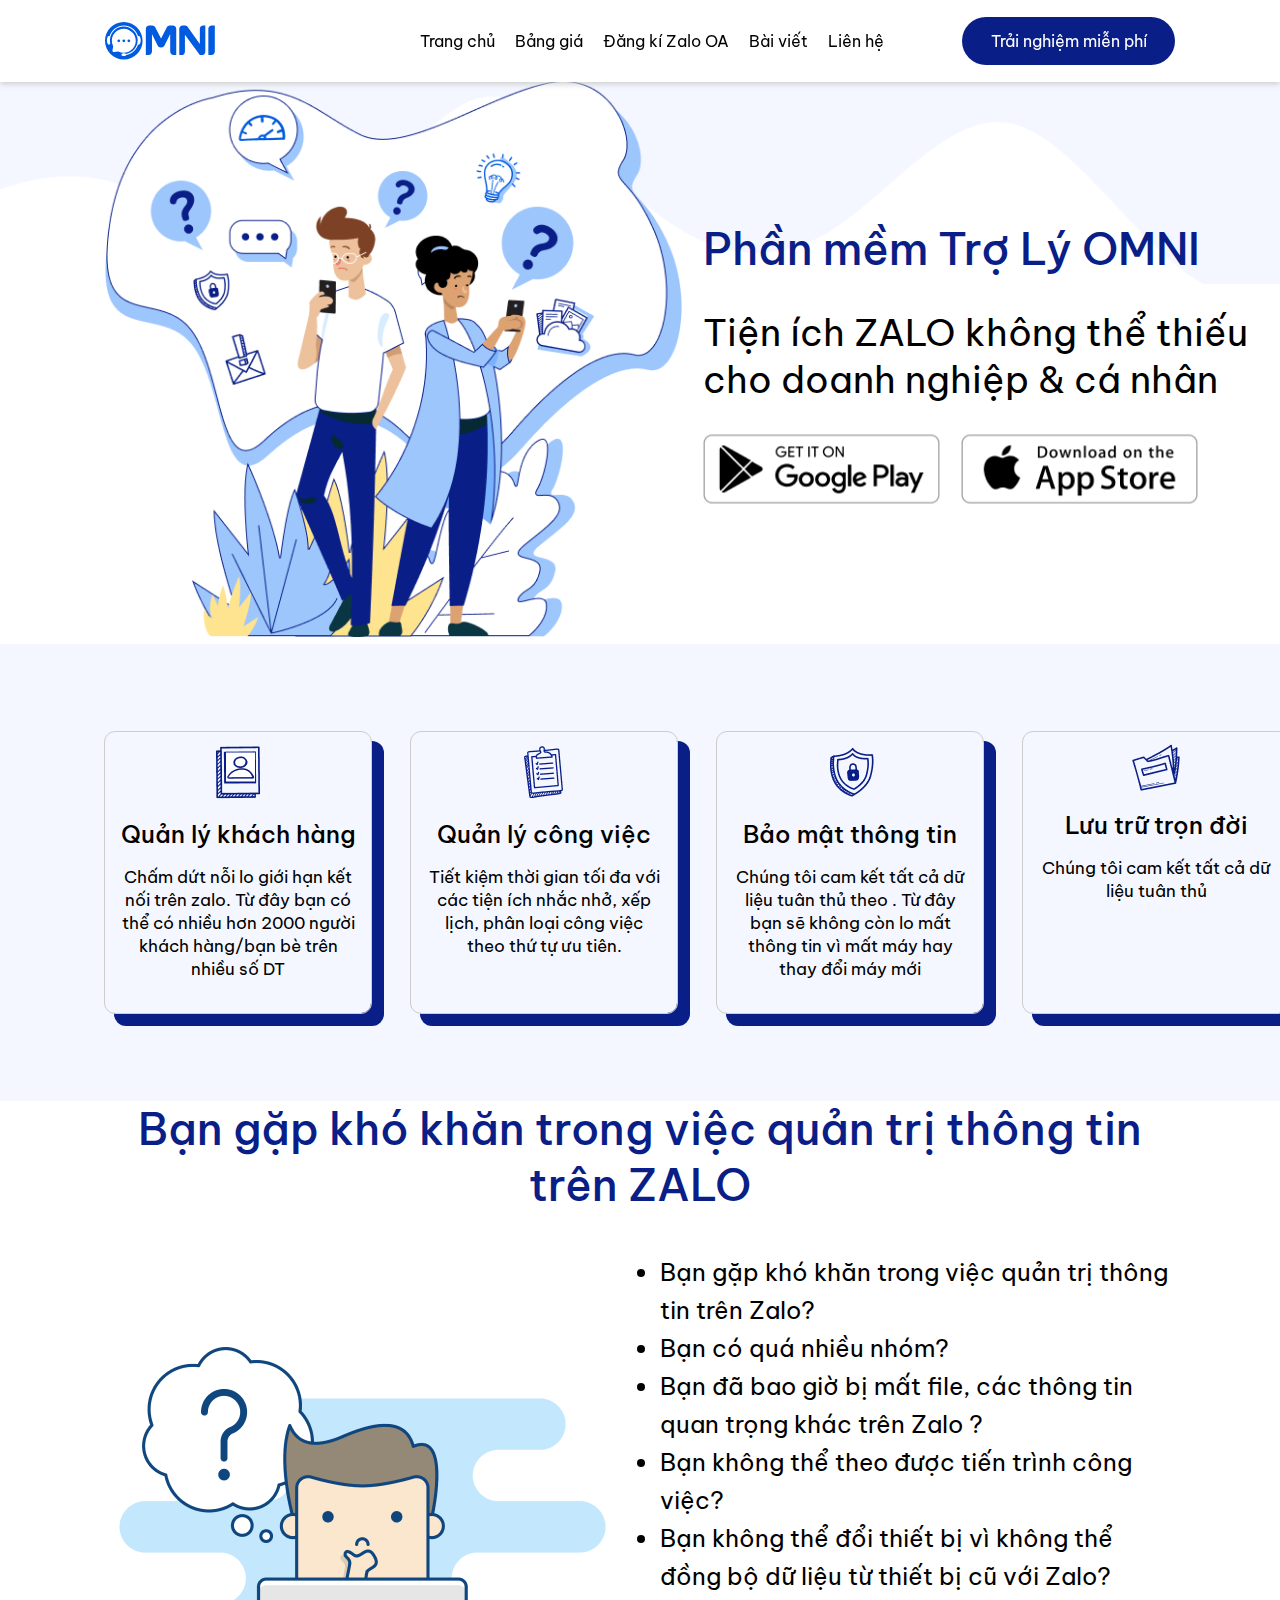
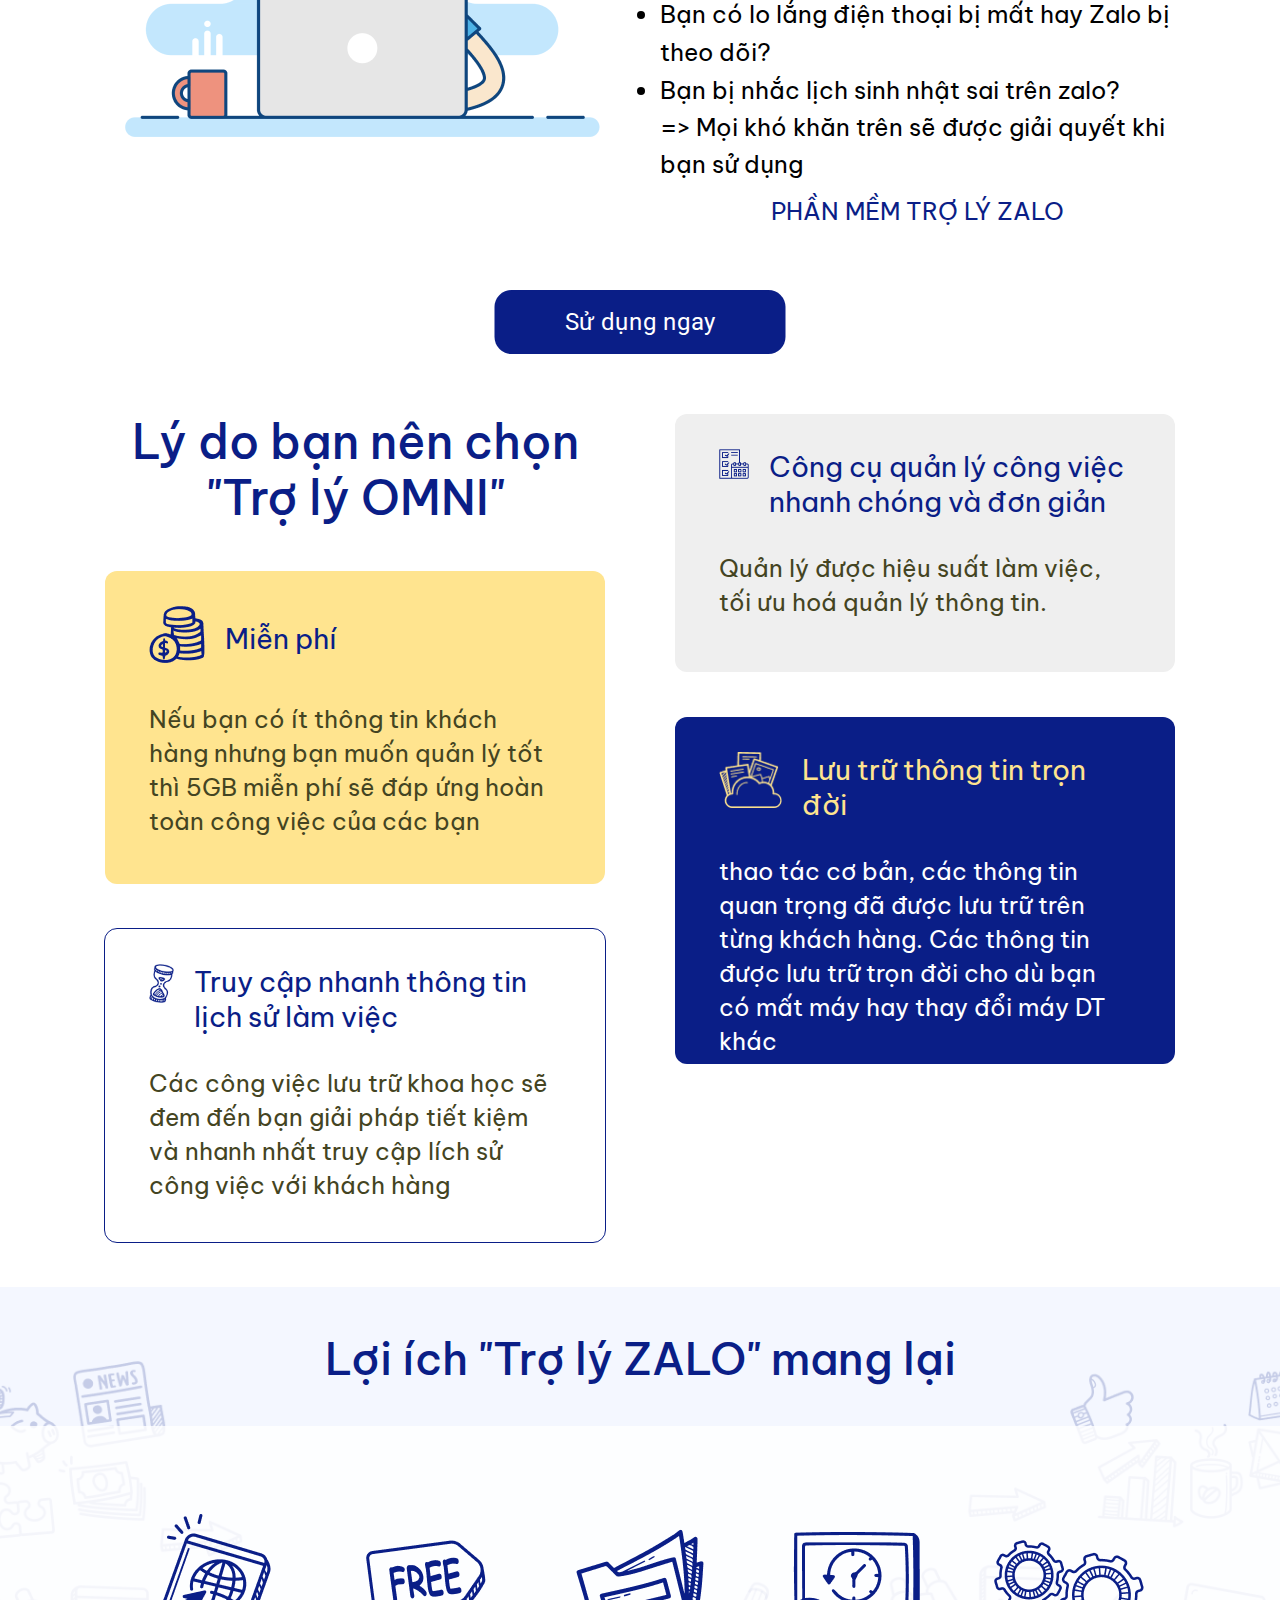
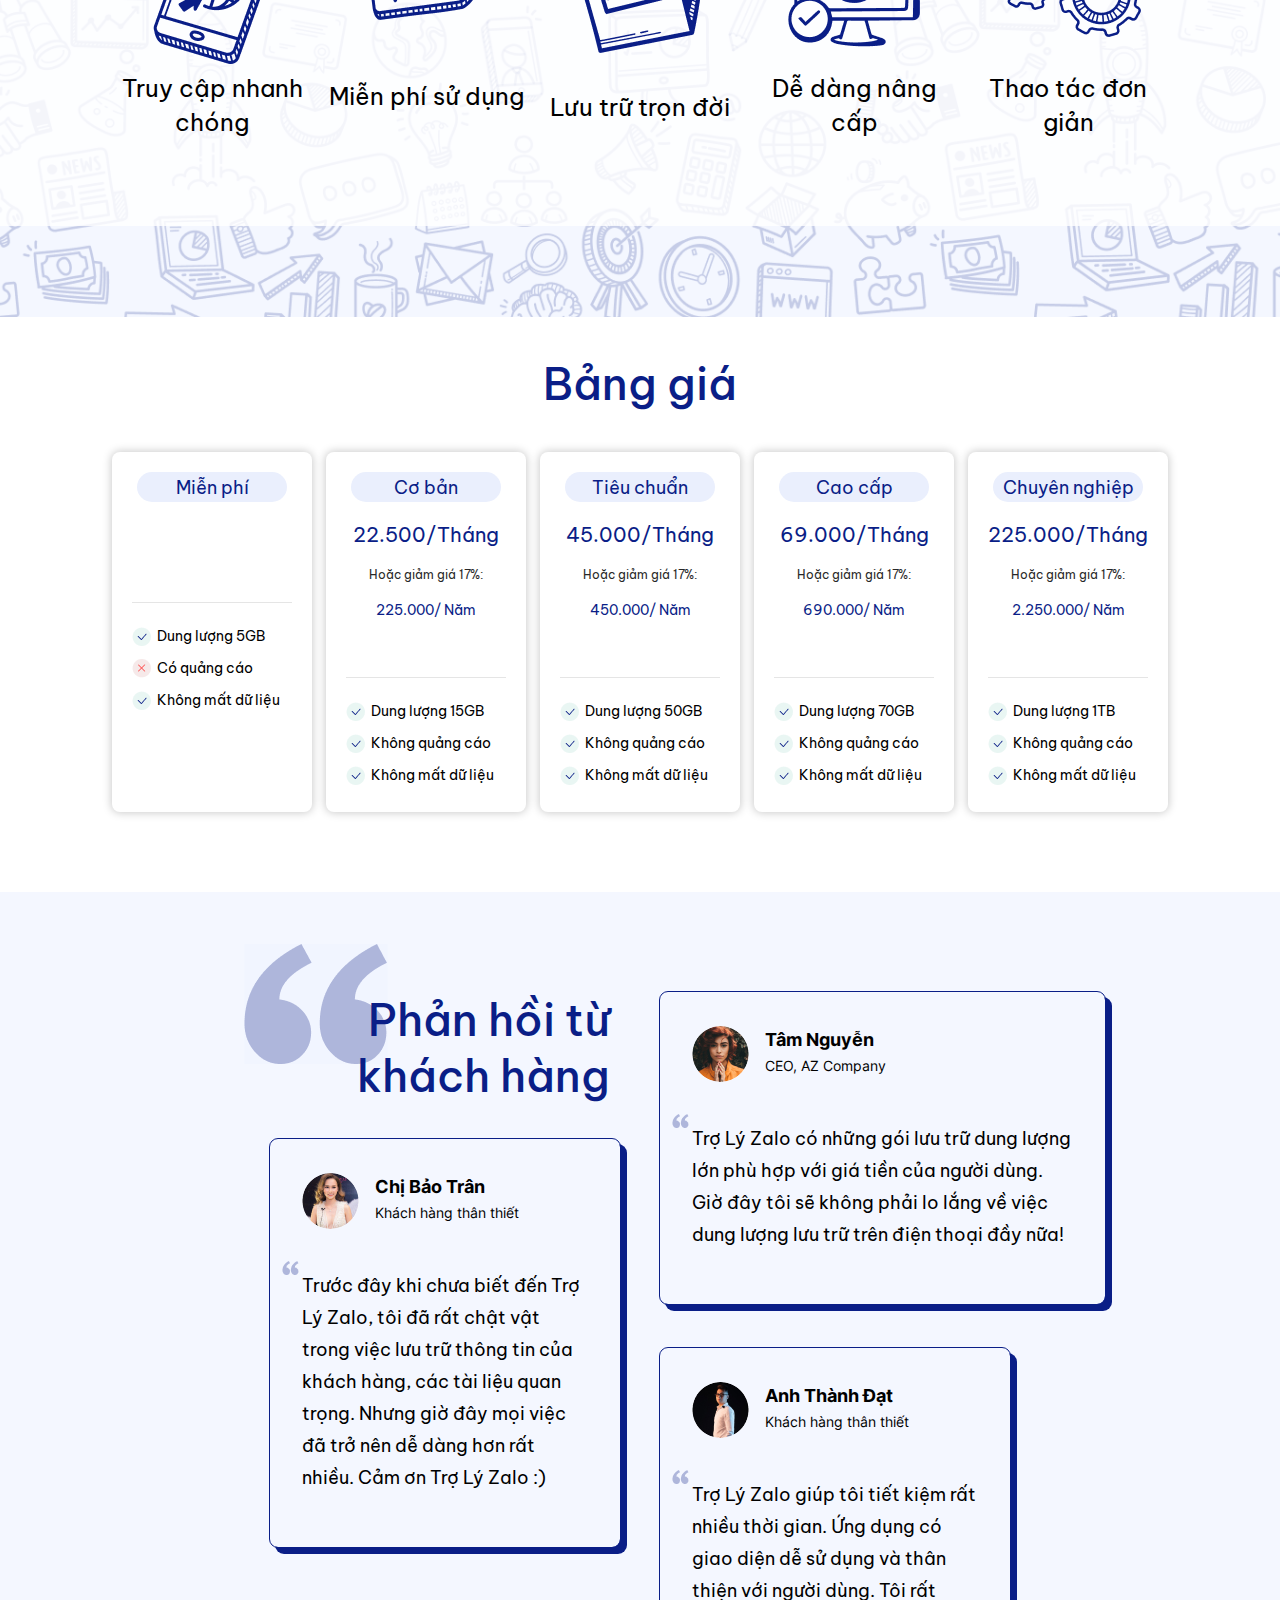
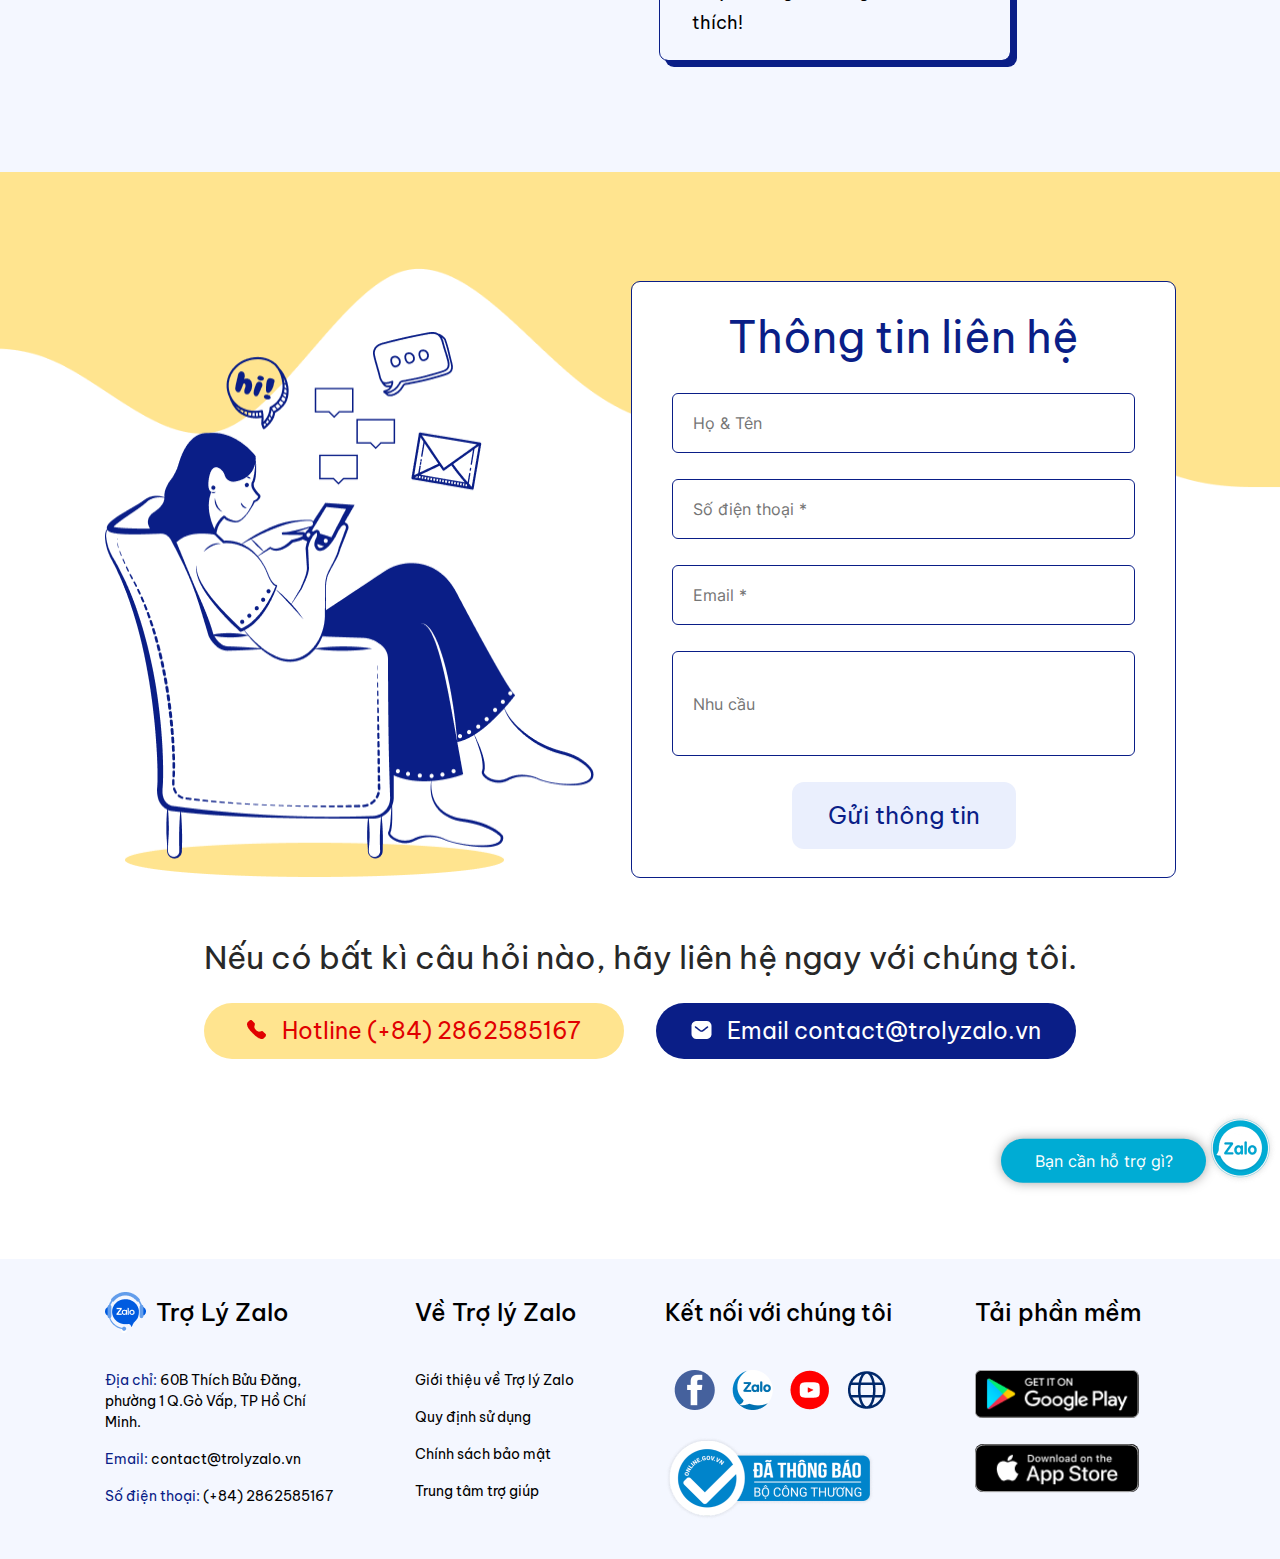
<file: index.html>
<!DOCTYPE html>
<html>
  <head>
    <meta charset="UTF-8" />
    <meta
      name="viewport"
      content="width=device-width, initial-scale=1.0, maximum-scale=1.0, user-scalable=0"
    />
    <meta http-equiv="X-UA-Compatible" content="IE=edge,chrome=1" />
    <title>Trợ Lí ZALO</title>
    <link rel="icon" href="favicon.ico" />
    <meta name="title" content="" />
    <meta name="description" content="" />

    <!-- meta facebook -->
    <meta property="og:locale" content="vi" />
    <meta property="og:type" content="article" />
    <meta property="og:title" content="" />
    <meta property="og:description" content="" />
    <meta property="og:url" content="" />
    <meta property="og:site_name" content="" />
    <meta property="og:image" content="" />

    <link rel="stylesheet" href="dest/fonts.css" />
    <link rel="stylesheet" href="dest/style.min.css" />
  </head>

  <body class="homepage">
    <!-- HEADER -->
    <header>
      <div class="container">
        <div class="main__header">
          <div class="main__header-logo">
            <svg
              width="110"
              height="38"
              viewBox="0 0 110 38"
              fill="none"
              xmlns="http://www.w3.org/2000/svg"
            >
              <path
                d="M40.8396 32.9457H43.5537C45.4452 32.9457 46.9785 31.4124 46.9785 29.5209V12.3496H47.0609L52.6282 23.6228C53.2053 24.7914 54.3957 25.5311 55.699 25.5311H56.419C57.7268 25.5311 58.9204 24.7863 59.4952 23.6116L65.1069 12.1436H65.1893V29.5209C65.1893 31.4123 66.7226 32.9457 68.6141 32.9457H71.2458V6.95924C71.2458 5.06777 69.7125 3.53442 67.821 3.53442H64.8069C63.5238 3.53442 62.3483 4.25164 61.7614 5.39265L56.0427 16.51L50.2062 5.36984C49.615 4.24145 48.4464 3.53442 47.1725 3.53442H44.2644C42.3729 3.53442 40.8396 5.06777 40.8396 6.95924V32.9457Z"
                fill="#005BE0"
              />
              <path
                d="M94.835 33.0693H96.8899C98.7813 33.0693 100.315 31.5359 100.315 29.6445V3.53442H98.2598C96.3683 3.53442 94.835 5.06777 94.835 6.95924V21.9062L82.7164 4.96656C82.0734 4.06772 81.0362 3.53442 79.931 3.53442H77.7006C75.8091 3.53442 74.2758 5.06777 74.2758 6.95924V33.0693H76.4955C78.3869 33.0693 79.9203 31.5359 79.9203 29.6445V12.7203L94.835 33.0693Z"
                fill="#005BE0"
              />
              <path
                d="M103.345 32.9457H106.388C108.28 32.9457 109.813 31.4124 109.813 29.5209V3.53442H106.77C104.878 3.53442 103.345 5.06777 103.345 6.95924V32.9457Z"
                fill="#005BE0"
              />
              <path
                d="M18.7817 0C8.39898 0 0 8.39822 0 18.8325C0 29.216 8.39898 37.6142 18.7817 37.6142C29.1143 37.6142 37.6142 29.216 37.6142 18.8325C37.6142 8.39822 29.1143 0 18.7817 0ZM9.14515 30.1001C8.91819 30.1402 8.68489 30.125 8.46507 30.0557C8.24524 29.9865 8.04536 29.8652 7.88238 29.7022C7.71941 29.5393 7.59814 29.3394 7.52887 29.1195C7.4596 28.8997 7.44437 28.6664 7.48447 28.4395L8.20941 24.3294C7.3171 22.621 6.85336 20.7213 6.85811 18.7938C6.86417 12.1496 12.3482 6.75725 18.991 6.85887C20.7958 6.88705 22.5708 7.32379 24.1826 8.13631C25.7944 8.94882 27.2012 10.116 28.2973 11.5501C29.3934 12.9843 30.1503 14.6481 30.5111 16.4167C30.872 18.1853 30.8274 20.0127 30.3808 21.7616C29.9341 23.5105 29.097 25.1355 27.9324 26.5145C26.7677 27.8935 25.3057 28.9907 23.6561 29.7237C22.0066 30.4567 20.2125 30.8064 18.4084 30.7465C16.6044 30.6867 14.8373 30.2189 13.24 29.3782L9.14515 30.1001ZM33.759 22.7408C33.494 22.7319 33.2417 22.6258 33.0499 22.4428C32.2715 25.1361 30.7463 27.5539 28.651 29.4166C26.5557 31.2792 23.9758 32.5105 21.2098 32.9681C20.9611 33.6073 19.9806 34.0835 18.8082 34.0835C17.4486 34.0835 16.346 33.442 16.346 32.6496C16.346 31.8571 17.4486 31.2164 18.8082 31.2164C19.7872 31.2164 20.6327 31.5485 21.0301 32.0293C24.278 31.5002 27.2319 29.8333 29.3637 27.3265C31.4956 24.8197 32.6664 21.6364 32.667 18.3457C32.6674 17.6013 32.6086 16.8581 32.4911 16.1231C32.4865 16.0943 32.4812 16.0654 32.4767 16.0366C31.8951 12.612 30.049 9.53064 27.3037 7.40242C24.5584 5.27421 21.1141 4.25433 17.6526 4.54469C14.1912 4.83506 10.9649 6.41449 8.61251 8.97032C6.26013 11.5261 4.95311 14.8721 4.95021 18.3457C4.94995 19.1288 5.01514 19.9105 5.1451 20.6828C5.1451 20.707 5.15268 20.732 5.1542 20.7586C5.1724 20.9595 5.13903 21.1673 5.18225 21.3652C5.16847 21.5387 5.11669 21.7069 5.03059 21.8581C4.70376 22.4132 4.29655 22.7431 3.85522 22.7431C2.77615 22.7431 1.90183 20.7753 1.90183 18.3449C1.90183 15.9145 2.77615 13.9467 3.85522 13.9467C4.1201 13.9554 4.37239 14.0619 4.56348 14.2455C5.45513 11.1566 7.32667 8.44127 9.896 6.50871C12.4653 4.57615 15.5932 3.53111 18.8082 3.53111C22.0232 3.53111 25.1511 4.57615 27.7205 6.50871C30.2898 8.44127 32.1613 11.1566 33.053 14.2455C33.2441 14.0619 33.4964 13.9554 33.7612 13.9467C34.8403 13.9467 35.7146 15.9183 35.7146 18.3449C35.7146 20.7715 34.8396 22.7408 33.7605 22.7408H33.759Z"
                fill="#005BE0"
              />
              <path
                d="M5.18183 21.3654C5.13819 21.1674 5.17188 20.9587 5.1535 20.7561C5.18678 20.9574 5.19628 21.1619 5.18183 21.3654Z"
                fill="#FFB700"
              />
              <path
                d="M15.1397 18.8065C15.1405 19.0534 15.073 19.2956 14.9448 19.5065C14.9221 19.5436 14.8978 19.5823 14.8728 19.6134C14.7509 19.7763 14.5938 19.9095 14.4132 20.0031C14.3815 20.0206 14.3489 20.0363 14.3154 20.0502C14.1491 20.1202 13.9704 20.1563 13.7899 20.1563C13.6094 20.1563 13.4307 20.1202 13.2644 20.0502C13.2309 20.0363 13.1983 20.0206 13.1666 20.0031C13.0445 19.9401 12.933 19.8585 12.836 19.7613C12.6789 19.6043 12.563 19.4111 12.4984 19.1987C12.4339 18.9863 12.4227 18.7612 12.466 18.5434C12.5092 18.3257 12.6055 18.122 12.7463 17.9503C12.8871 17.7786 13.0681 17.6444 13.2732 17.5594C13.4782 17.4744 13.7011 17.4413 13.9221 17.463C14.143 17.4848 14.3552 17.5607 14.5398 17.684C14.7244 17.8074 14.8757 17.9743 14.9804 18.1701C15.085 18.3659 15.1397 18.5845 15.1397 18.8065Z"
                fill="#005BE0"
              />
              <path
                d="M20.1547 18.8068C20.1547 19.0056 20.111 19.202 20.0264 19.382C19.9419 19.562 19.8187 19.7211 19.6655 19.8479C19.6152 19.8892 19.5619 19.927 19.5063 19.9609C19.4699 19.9829 19.4305 20.0034 19.3933 20.0223C19.3911 20.0229 19.3887 20.0229 19.3865 20.0223C19.3493 20.0398 19.3107 20.0565 19.272 20.0709L19.209 20.0921C18.9044 20.1864 18.5763 20.1703 18.2824 20.0466C18.2422 20.0292 18.2066 20.0102 18.1649 19.9897C18.1266 19.9696 18.0896 19.947 18.0541 19.9222C18.0314 19.9071 18.0094 19.8911 17.9882 19.8745C17.9451 19.8419 17.9043 19.8065 17.8661 19.7683C17.8077 19.7124 17.7549 19.6509 17.7084 19.5848C17.6771 19.5404 17.6482 19.4943 17.6219 19.4468C17.6014 19.4089 17.5825 19.3709 17.565 19.3292C17.5316 19.2472 17.5062 19.1621 17.4892 19.0752C17.4801 19.0311 17.4732 18.9866 17.4687 18.9417C17.4642 18.8962 17.4619 18.85 17.4619 18.803C17.4619 18.7537 17.4619 18.7044 17.4695 18.6566C17.4733 18.621 17.4786 18.5853 17.4854 18.5512C17.4949 18.5 17.5073 18.4494 17.5226 18.3995C17.5294 18.3783 17.5362 18.3578 17.5438 18.3366C17.5582 18.2979 17.5749 18.2608 17.5923 18.2221C17.5921 18.2198 17.5921 18.2175 17.5923 18.2153C17.6113 18.1766 17.6318 18.1394 17.6538 18.1023C17.6651 18.0833 17.6773 18.0651 17.6894 18.0469C17.7137 18.012 17.7387 17.9779 17.7652 17.9446C17.9425 17.7308 18.1812 17.5769 18.4491 17.5038C18.7169 17.4306 19.0008 17.4418 19.2621 17.5358C19.5233 17.6298 19.7493 17.802 19.9091 18.029C20.069 18.2561 20.155 18.5268 20.1554 18.8045L20.1547 18.8068Z"
                fill="#005BE0"
              />
              <path
                d="M25.1716 18.8068C25.1715 19.1176 25.0643 19.4188 24.868 19.6597C24.6717 19.9006 24.3984 20.0665 24.094 20.1293C24.0052 20.1476 23.9147 20.1568 23.8241 20.1566C23.6878 20.1566 23.5523 20.1362 23.4222 20.0959C23.3704 20.0802 23.3198 20.0612 23.2705 20.039L23.2227 20.0163C22.9972 19.9048 22.8074 19.7324 22.6747 19.5187C22.542 19.305 22.4718 19.0584 22.472 18.8068C22.4718 18.7604 22.4744 18.7141 22.4796 18.668C22.4841 18.623 22.4909 18.5782 22.5 18.5338C22.517 18.4471 22.5424 18.3623 22.5759 18.2805C22.5922 18.2409 22.6107 18.2021 22.6312 18.1645C22.6951 18.0497 22.7753 17.9447 22.8693 17.8529C23.0581 17.6643 23.2985 17.5359 23.5602 17.4839C23.8219 17.4319 24.0932 17.4586 24.3397 17.5607C24.5862 17.6628 24.797 17.8356 24.9453 18.0574C25.0936 18.2792 25.1729 18.54 25.1731 18.8068H25.1716Z"
                fill="#005BE0"
              />
            </svg>
          </div>
          <div class="main__header-menu">
            <ul class="main__header-menu-list">
              <li><a href="./index.html">Trang chủ</a></li>
              <li><a href="">Bảng giá</a></li>
              <li><a href="./signupzalo.html">Đăng kí Zalo OA</a></li>
              <li><a href="">Bài viết</a></li>
              <li><a href="">Liên hệ</a></li>
            </ul>
            <div class="main__header-btn">
              <p>Trải nghiệm miễn phí</p>
            </div>
          </div>
        </div>
      </div>
    </header>

    <!-- MAIN -->
    <main class="mainwrapper">
      <section class="content">
        <img src="./img/wave.png" alt="" />
        <div class="container">
          <div class="wrapper__flex">
            <div class="content__img">
              <img src="./img/img__big-home.png" alt="" />
            </div>
            <div class="content__text">
              <div class="wrapper__text">
                <p class="title">Phần mềm Trợ Lý OMNI</p>
                <p class="param">
                  Tiện ích ZALO không thể thiếu cho doanh nghiệp & cá nhân
                </p>
                <div class="content__text-btndowload">
                  <div class="chplay btn">
                    <img src="./img/Google Play.png" alt="" />
                    <!-- <i><img src="./img/icon__chplay.png" alt="" /></i>
                    <div class="chplay__text btn__text">
                      <p class="downloand">GET IT ON</p>
                      <p>Google Play</p>
                    </div> -->
                  </div>
                  <div class="appstore btn">
                    <img src="./img/App Store.png" alt="" />
                    <!-- <i><img src="./img/icon__appstore.png" alt="" /></i> -->
                    <!-- <div class="appstore__text btn__text">
                      <p class="downloand">Download on the</p>
                      <p>App Store</p>
                    </div> -->
                  </div>
                </div>
              </div>
            </div>
          </div>
        </div>
      </section>
      <section class="content__function">
        <div class="container --container__function">
          <div class="content__function-item user">
            <i><img src="./img/icon__profile.png" alt="" /></i>
            <p class="title">Quản lý khách hàng</p>
            <p>
              Chấm dứt nỗi lo giới hạn kết nối trên zalo. Từ đây bạn có thể có
              nhiều hơn 2000 người khách hàng/bạn bè trên nhiều số DT
            </p>
          </div>
          <div class="content__function-item user">
            <i><img src="./img/icon__task.png" alt="" /></i>
            <p class="title">Quản lý công việc</p>
            <p>
              Tiết kiệm thời gian tối đa với các tiện ích nhắc nhở, xếp lịch,
              phân loại công việc theo thứ tự ưu tiên.
            </p>
          </div>
          <div class="content__function-item user">
            <i><img src="./img/icon__khien.png" alt="" /></i>
            <p class="title">Bảo mật thông tin</p>
            <p>
              Chúng tôi cam kết tất cả dữ liệu tuân thủ theo . Từ đây bạn sẽ
              không còn lo mất thông tin vì mất máy hay thay đổi máy mới
            </p>
          </div>
          <div class="content__function-item user">
            <i><img src="./img/icon__save-mini.png" alt="" /></i>
            <p class="title">Lưu trữ trọn đời</p>
            <p>Chúng tôi cam kết tất cả dữ liệu tuân thủ</p>
          </div>
        </div>
      </section>
      <section class="question">
        <div class="container">
          <h2>Bạn gặp khó khăn trong việc quản trị thông tin trên ZALO</h2>
          <div class="question__content">
            <div class="question__content-img">
              <img src="./img/img__question.png" alt="" />
            </div>
            <div class="question__content-text">
              <ul class="list__question">
                <li>
                  Bạn gặp khó khăn trong việc quản trị thông tin trên Zalo?
                </li>
                <li>Bạn có quá nhiều nhóm?</li>
                <li>
                  Bạn đã bao giờ bị mất file, các thông tin quan trọng khác trên
                  Zalo ?
                </li>
                <li>Bạn không thể theo được tiến trình công việc?</li>
                <li>
                  Bạn không thể đổi thiết bị vì không thể đồng bộ dữ liệu từ
                  thiết bị cũ với Zalo?
                </li>
                <li>Bạn có lo lắng điện thoại bị mất hay Zalo bị theo dõi?</li>
                <li>Bạn bị nhắc lịch sinh nhật sai trên zalo?</li>
              </ul>
              <p>=> Mọi khó khăn trên sẽ được giải quyết khi bạn sử dụng</p>
              <p class="caption">PHẦN MỀM TRỢ LÝ ZALO</p>
            </div>
          </div>
          <div class="question__btn">
            <p>Sử dụng ngay</p>
          </div>
        </div>
      </section>
      <section class="introduce">
        <div class="container --container__introduce">
          <div class="introduce__left">
            <h2>Lý do bạn nên chọn "Trợ lý OMNI"</h2>
            <div class="free block">
              <div class="icon">
                <i><img src="./img/icon__coin.png" alt="" /></i>
                <p>Miễn phí</p>
              </div>
              <p class="param">
                Nếu bạn có ít thông tin khách hàng nhưng bạn muốn quản lý tốt
                thì 5GB miễn phí sẽ đáp ứng hoàn toàn công việc của các bạn
              </p>
            </div>
            <div class="info__history block">
              <div class="icon">
                <i><img src="./img/icon__donghocat.png" alt="" /></i>
                <p>Truy cập nhanh thông tin lịch sử làm việc</p>
              </div>
              <p class="param">
                Các công việc lưu trữ khoa học sẽ đem đến bạn giải pháp tiết
                kiệm và nhanh nhất truy cập lích sử công việc với khách hàng
              </p>
            </div>
          </div>
          <div class="introduce__right">
            <div class="manager block">
              <div class="icon">
                <i><img src="./img/icon__manager.png" alt="" /></i>
                <p>Công cụ quản lý công việc nhanh chóng và đơn giản</p>
              </div>
              <p class="param">
                Quản lý được hiệu suất làm việc, tối ưu hoá quản lý thông tin.
              </p>
            </div>
            <div class="save block">
              <div class="icon">
                <i><img src="./img/Vector.png" alt="" /></i>
                <p>Lưu trữ thông tin trọn đời</p>
              </div>
              <p class="param">
                thao tác cơ bản, các thông tin quan trọng đã được lưu trữ trên
                từng khách hàng. Các thông tin được lưu trữ trọn đời cho dù bạn
                có mất máy hay thay đổi máy DT khác
              </p>
            </div>
          </div>
        </div>
      </section>
      <section class="benefit">
        <img src="./img/bg__home.png" alt="" />
        <h2>Lợi ích "Trợ lý ZALO" mang lại</h2>
        <div class="benefit__content">
          <div class="container --container__benefit">
            <div class="benefit__content-item">
              <i><img src="./img/img__phone.png" alt="" /></i>
              <p>Truy cập nhanh chóng</p>
            </div>
            <div class="benefit__content-item">
              <i><img src="/img/img__free.png" alt="" /></i>
              <p>Miễn phí sử dụng</p>
            </div>
            <div class="benefit__content-item">
              <i><img src="./img/img__save.png" alt="" /></i>
              <p>Lưu trữ trọn đời</p>
            </div>
            <div class="benefit__content-item">
              <i><img src="./img/img_o-clock.png" alt="" /></i>
              <p>Dễ dàng nâng cấp</p>
            </div>
            <div class="benefit__content-item">
              <i><img src="./img/img_setting.png" alt="" /></i>
              <p>Thao tác đơn giản</p>
            </div>
          </div>
        </div>
      </section>
      <section class="price">
        <div class="container --container__price">
          <h2>Bảng giá</h2>
          <div class="price__content">
            <div class="price__content-item">
              <div class="top">
                <div class="top__title">
                  <p>Miễn phí</p>
                </div>
              </div>
              <div class="bottom">
                <div class="bottom__item">
                  <i><img src="./img/check_icon-succes.png" alt="" /></i>
                  <p>Dung lượng 5GB</p>
                </div>
                <div class="bottom__item">
                  <i><img src="./img/check_icon-error.png" alt="" /></i>
                  <p>Có quảng cáo</p>
                </div>
                <div class="bottom__item">
                  <i><img src="./img/check_icon-succes.png" alt="" /></i>
                  <p>Không mất dữ liệu</p>
                </div>
              </div>
            </div>
            <div class="price__content-item">
              <div class="top">
                <div class="top__title">
                  <p>Cơ bản</p>
                </div>
                <div class="top__price">
                  <p>22.500/Tháng</p>
                </div>
                <div class="price__sale">
                  <p>Hoặc giảm giá 17%:</p>
                  <p class="sale">225.000/ Năm</p>
                </div>
              </div>
              <div class="bottom --bottom__item-second">
                <div class="bottom__item">
                  <i><img src="./img/check_icon-succes.png" alt="" /></i>
                  <p>Dung lượng 15GB</p>
                </div>
                <div class="bottom__item">
                  <i><img src="./img/check_icon-succes.png" alt="" /></i>
                  <p>Không quảng cáo</p>
                </div>
                <div class="bottom__item">
                  <i><img src="./img/check_icon-succes.png" alt="" /></i>
                  <p>Không mất dữ liệu</p>
                </div>
              </div>
            </div>
            <div class="price__content-item">
              <div class="top">
                <div class="top__title">
                  <p>Tiêu chuẩn</p>
                </div>
                <div class="top__price">
                  <p>45.000/Tháng</p>
                </div>
                <div class="price__sale">
                  <p>Hoặc giảm giá 17%:</p>
                  <p class="sale">450.000/ Năm</p>
                </div>
              </div>
              <div class="bottom --bottom__item-second">
                <div class="bottom__item">
                  <i><img src="./img/check_icon-succes.png" alt="" /></i>
                  <p>Dung lượng 50GB</p>
                </div>
                <div class="bottom__item">
                  <i><img src="./img/check_icon-succes.png" alt="" /></i>
                  <p>Không quảng cáo</p>
                </div>
                <div class="bottom__item">
                  <i><img src="./img/check_icon-succes.png" alt="" /></i>
                  <p>Không mất dữ liệu</p>
                </div>
              </div>
            </div>
            <div class="price__content-item">
              <div class="top">
                <div class="top__title">
                  <p>Cao cấp</p>
                </div>
                <div class="top__price">
                  <p>69.000/Tháng</p>
                </div>
                <div class="price__sale">
                  <p>Hoặc giảm giá 17%:</p>
                  <p class="sale">690.000/ Năm</p>
                </div>
              </div>
              <div class="bottom --bottom__item-second">
                <div class="bottom__item">
                  <i><img src="./img/check_icon-succes.png" alt="" /></i>
                  <p>Dung lượng 70GB</p>
                </div>
                <div class="bottom__item">
                  <i><img src="./img/check_icon-succes.png" alt="" /></i>
                  <p>Không quảng cáo</p>
                </div>
                <div class="bottom__item">
                  <i><img src="./img/check_icon-succes.png" alt="" /></i>
                  <p>Không mất dữ liệu</p>
                </div>
              </div>
            </div>
            <div class="price__content-item">
              <div class="top">
                <div class="top__title">
                  <p>Chuyên nghiệp</p>
                </div>
                <div class="top__price">
                  <p>225.000/Tháng</p>
                </div>
                <div class="price__sale">
                  <p>Hoặc giảm giá 17%:</p>
                  <p class="sale">2.250.000/ Năm</p>
                </div>
              </div>
              <div class="bottom --bottom__item-second">
                <div class="bottom__item">
                  <i><img src="./img/check_icon-succes.png" alt="" /></i>
                  <p>Dung lượng 1TB</p>
                </div>
                <div class="bottom__item">
                  <i><img src="./img/check_icon-succes.png" alt="" /></i>
                  <p>Không quảng cáo</p>
                </div>
                <div class="bottom__item">
                  <i><img src="./img/check_icon-succes.png" alt="" /></i>
                  <p>Không mất dữ liệu</p>
                </div>
              </div>
            </div>
        </div>
      </section>
      <section class="feedback">
        <div class="container --container__feedback">
          <div class="feedback__left">
            <div class="feedback__left-title">
              <i><img src="./img/Quote__Mark.png" alt=""></i>
              <h2>Phản hồi từ khách hàng</h2>
            </div>
            <div class="message">
              <div class="message__info-user">
                <div class="avt"><img src="./img/user2.jpg" alt=""></div>
                <div class="description">
                  <p class="name">Chị Bảo Trân</p>
                  <p>Khách hàng thân thiết</p>
                </div>
              </div>
              <div class="message__text">
                <i><img src="./img/“.png" alt=""></i>
                <p>
                  Trước đây khi chưa biết đến Trợ Lý Zalo, tôi đã rất chật vật trong việc lưu trữ thông tin của khách hàng, các tài liệu quan trọng. Nhưng giờ đây mọi việc đã trở nên dễ dàng hơn rất nhiều. Cảm ơn Trợ Lý Zalo :)
                </p>
              </div>
            </div>
          </div>
          <div class="feedback__right">
            <div class="message">
              <div class="message__info-user">
                <div class="avt"><img src="./img/user1.jpg" alt=""></div>
                <div class="description">
                  <p class="name">Tâm Nguyễn</p>
                  <p>CEO, AZ Company</p>
                </div>
              </div>
              <div class="message__text">
                <i><img src="./img/“.png" alt=""></i>
                <p>
                  Trợ Lý Zalo có những gói lưu trữ dung lượng lớn phù hợp với giá tiền của người dùng. Giờ đây tôi sẽ không phải lo lắng về việc dung lượng lưu trữ trên điện thoại đầy nữa!
                </p>
              </div>
            </div>
            <div class="message__user3">
              <div class="message__info-user">
                <div class="avt"><img src="./img/user3.jpg" alt=""></div>
                <div class="description">
                  <p class="name">Anh Thành Đạt</p>
                  <p>Khách hàng thân thiết</p>
                </div>
              </div>
              <div class="message__text">
                <i><img src="./img/“.png" alt=""></i>
                <p>
                  Trợ Lý Zalo giúp tôi tiết kiệm rất nhiều thời gian. Ứng dụng có giao diện dễ sử dụng và thân thiện với người dùng. Tôi rất thích!
                </p>
              </div>
            </div>
          </div>
        </div>
      </section>
      <section class="contact">
        <img src="./img/Decor.png" alt="">
        <div class="container --container__contact">
          <div class="wrapper__contact">
            <img src="./img/img__form-contact.png" alt="">
            <div class="form__contact">
                <h2>Thông tin liên hệ</h2>
              <form action="">
                <div class="form__group">
                  <input type="text" placeholder="Họ & Tên">
                </div>
                <div class="form__group">
                  <input type="text" placeholder="Số điện thoại *">
                </div>
                <div class="form__group">
                  <input type="text" placeholder="Email *">
                </div>
                <div class="form__group">
                  <input class="last__input" type="text" placeholder="Nhu cầu">
                </div>
                <div class="btn__submit"><p>Gửi thông tin</p></div>
              </form>
            </div>
          </div>
          <p class="title">Nếu có bất kì câu hỏi nào, hãy liên hệ ngay với chúng tôi.</p>
          <div class="contact__btn">
            <div class="contact__btn-hotline">
              <div class="icon">
                <i><img src="./img/phone.png" alt=""></i>
                <span>Hotline</span>
                <span class="phone-number">(+84) 2862585167</span>
              </div>
            </div>
            <div class="contact__btn-email">
              <div class="icon">
                <i><img src="./img/email.png" alt=""></i>
                <span>Email</span>
                <span class="phone-number">contact@trolyzalo.vn</span>
              </div>
            </div>
          </div>
        </div>
        <div class="icon__zalo-fixed">
          <i><img src="./img/icon__zalo-fixed.png" alt=""></i>
          <div class="text"><p>Bạn cần hỗ trợ gì?</p></div>
        </div>
      </section>
    </main>

    <!-- FOOTER -->
    <footer>
      <div class="container --container__footer">
        <div class="wrapper__gird">
          <div class="wrapper__gird-item --nthchild1">
            <div class="title">
              <i><img src="./img/logo-zalo-footer.png" alt=""></i>
              <h3>Trợ Lý Zalo</h3>
            </div>
            <div class="text__content">
              <p class="adress"><span>Địa chỉ: </span>60B Thích Bửu Đăng, phường 1
                Q.Gò Vấp, TP Hồ Chí Minh.</p>
                <p class="email"><span>Email: </span>contact@trolyzalo.vn</p>
                  <p class="numberphone"><span>Số điện thoại: </span>(+84) 2862585167</p>
            </div>
          </div>
          <div class="wrapper__gird-item --nthchild2">
            <div class="title">
              <h3>Về Trợ lý Zalo</h3>
            </div>
            <div class="text__content">
              <p>Giới thiệu về Trợ lý Zalo</p>
              <p>Quy định sử dụng</p>
              <p>Chính sách bảo mật</p>
              <p>Trung tâm trợ giúp</p>
            </div>
          </div>
          <div class="wrapper__gird-item --nthchild3">
            <div class="title">
              <h3>Kết nối với chúng tôi</h3>
            </div>
            <div class="icon__content">
              <i><img src="./img/iconFb.png" alt=""></i>
              <i><img src="./img/iconZalo.png" alt=""></i>
              <i><img src="./img/iconYtb.png" alt=""></i>
              <i><img src="./img/iconBrowser.png" alt=""></i>
            </div>
            <img src="./img/logothongbaofooter.png" alt="">
          </div>
          <div class="wrapper__gird-item --nthchild4">
            <div class="title">
              <h3>Tải phần mềm</h3>
            </div>
            <div class="btn__download">
              <div class="btn__download-chplay btn">
                <img src="./img/chplay.png" alt="">
              </div>
              <div class="btn__download-appstore btn">
                <img src="./img/appstore.png" alt="">
              </div>
            </div>
          </div>
        </div>
      </div>
    </footer>

    <script type="text/javascript" src="dest/jsmain.min.js"></script>
    <script type="text/javascript" src="dest/main.js"></script>
  </body>
</html>
</file>
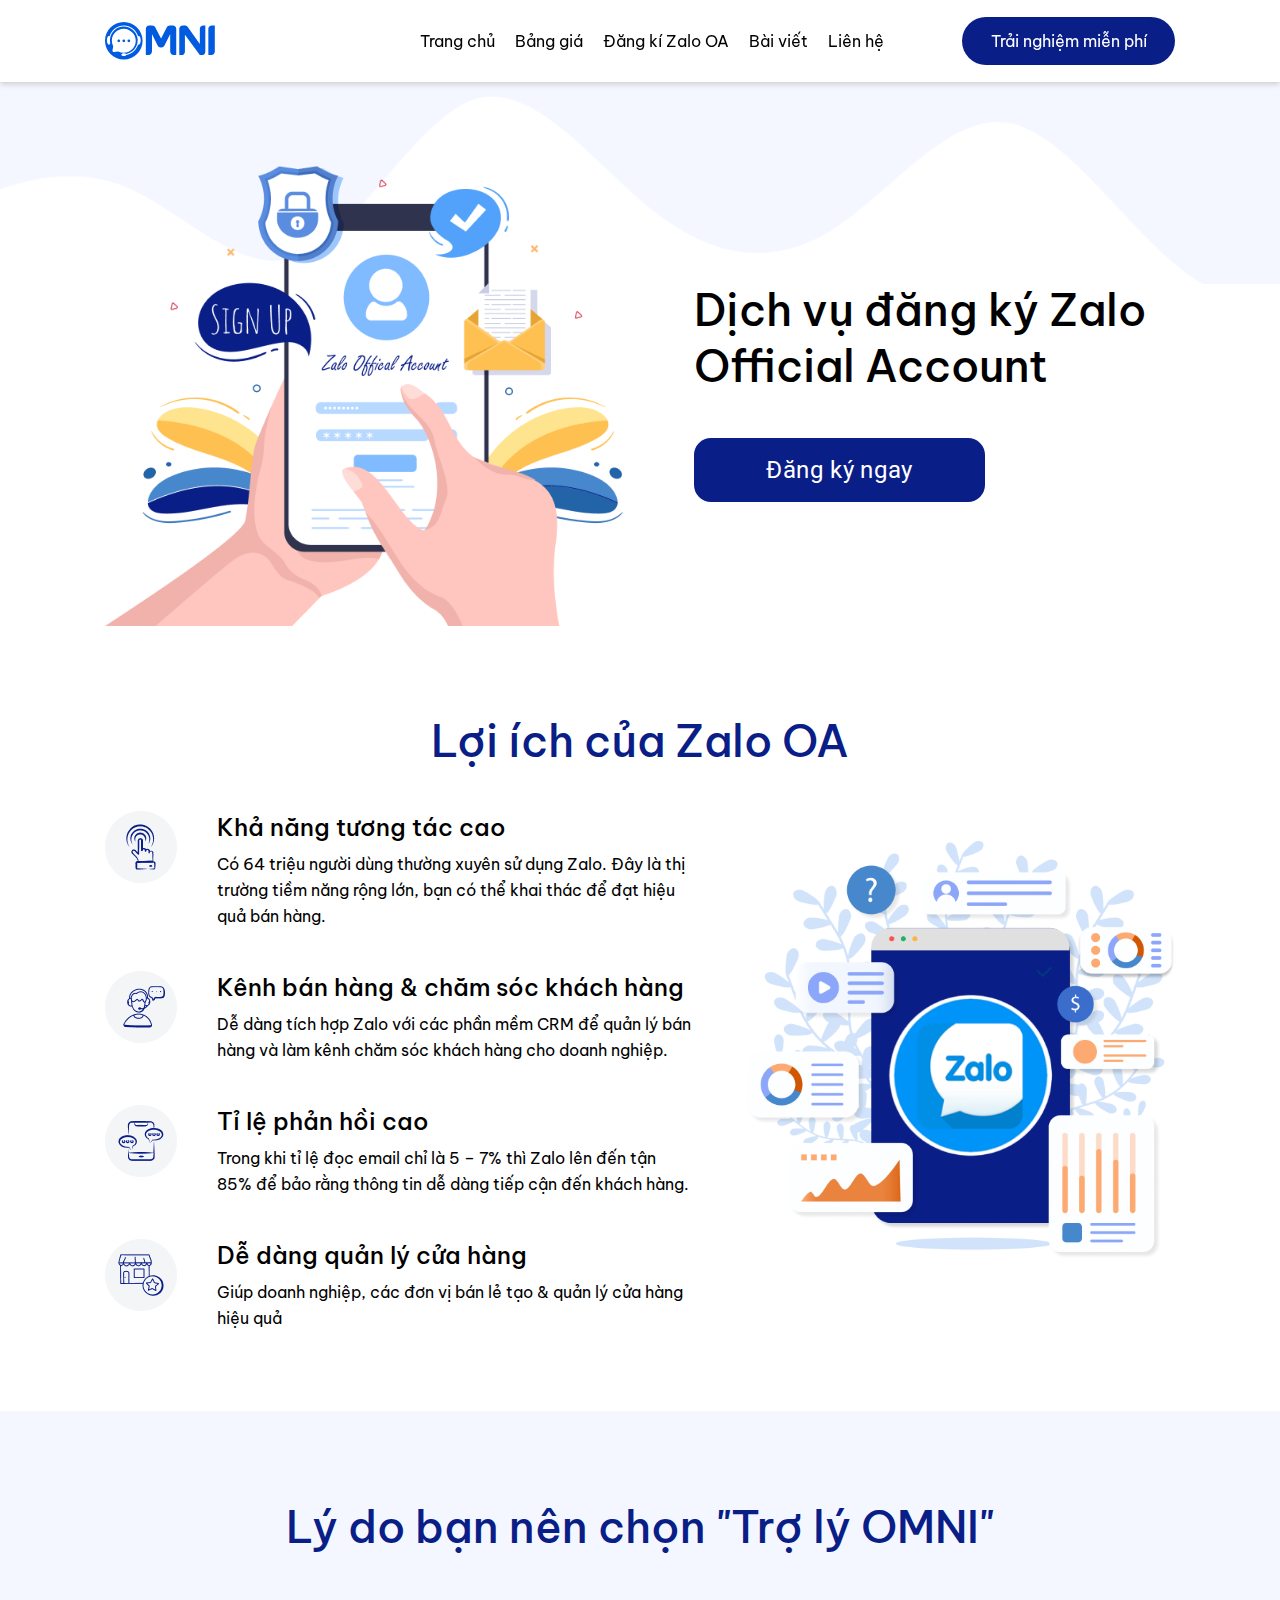
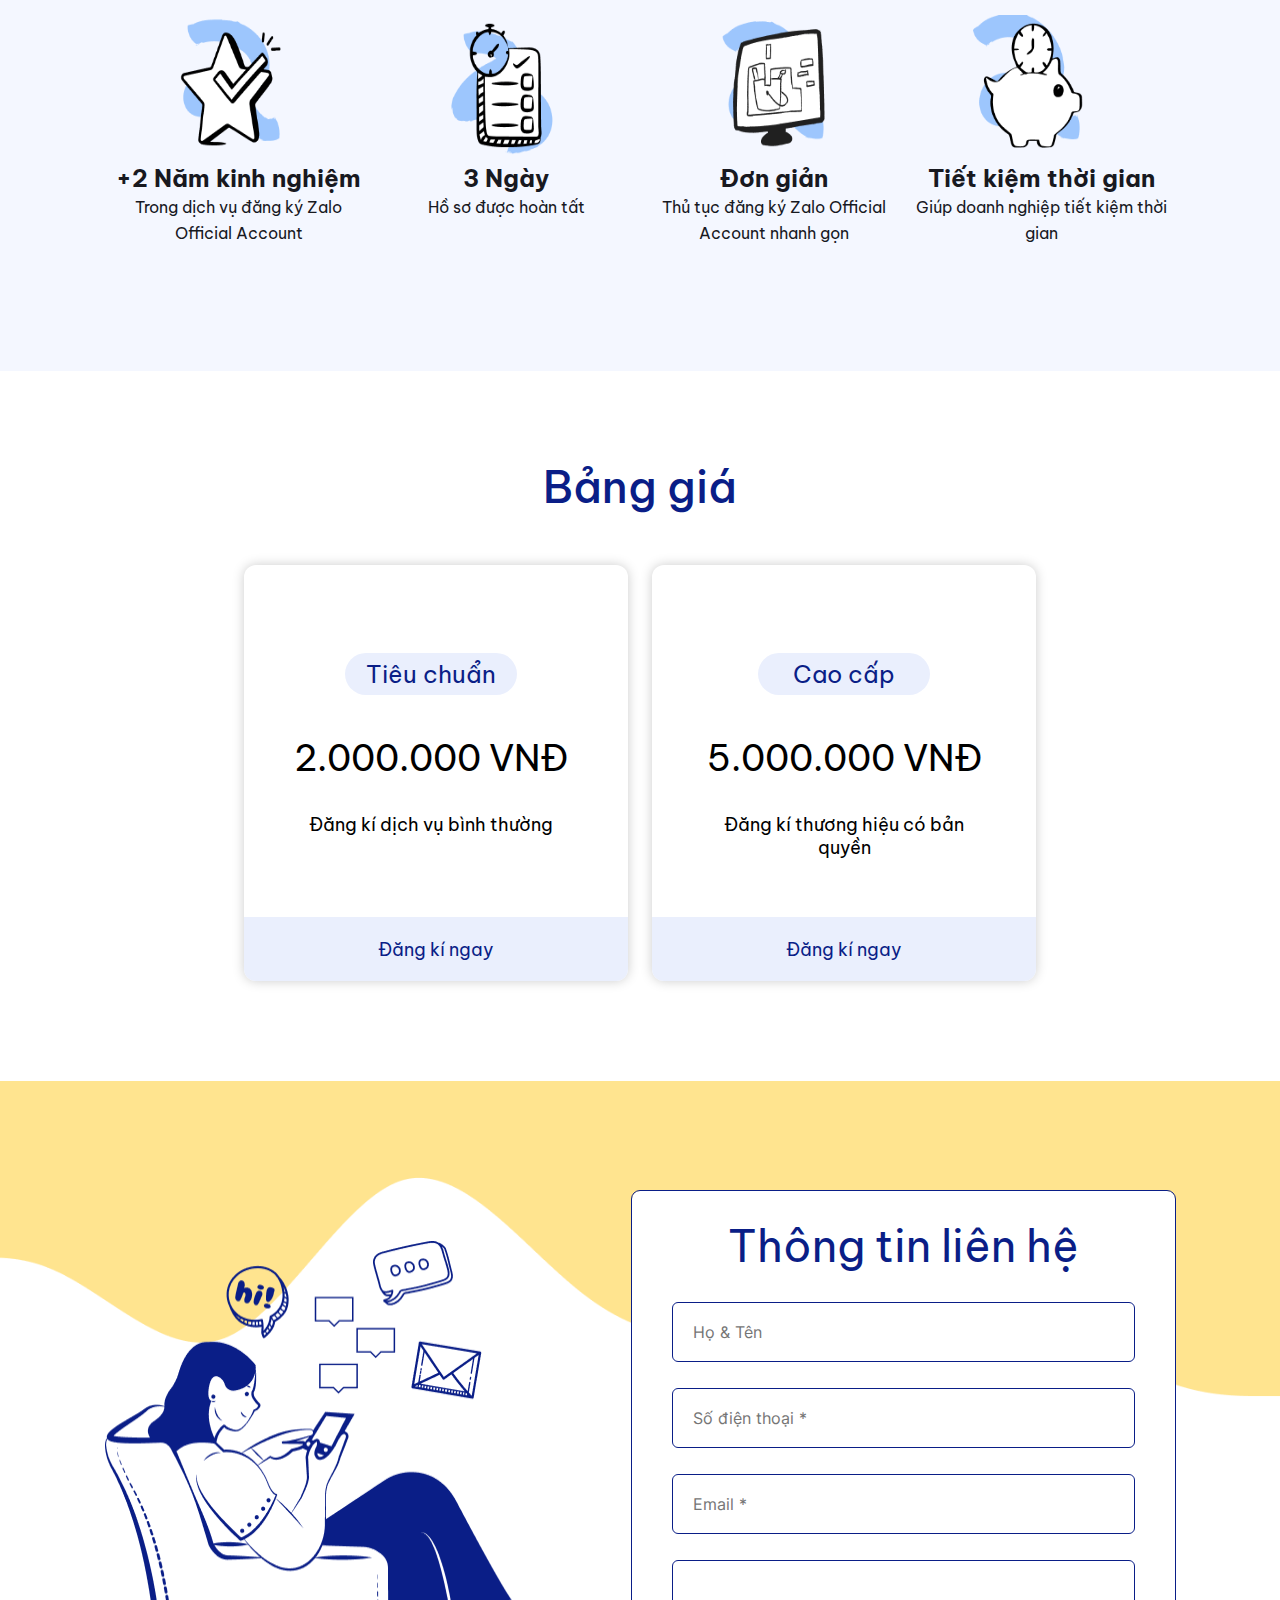
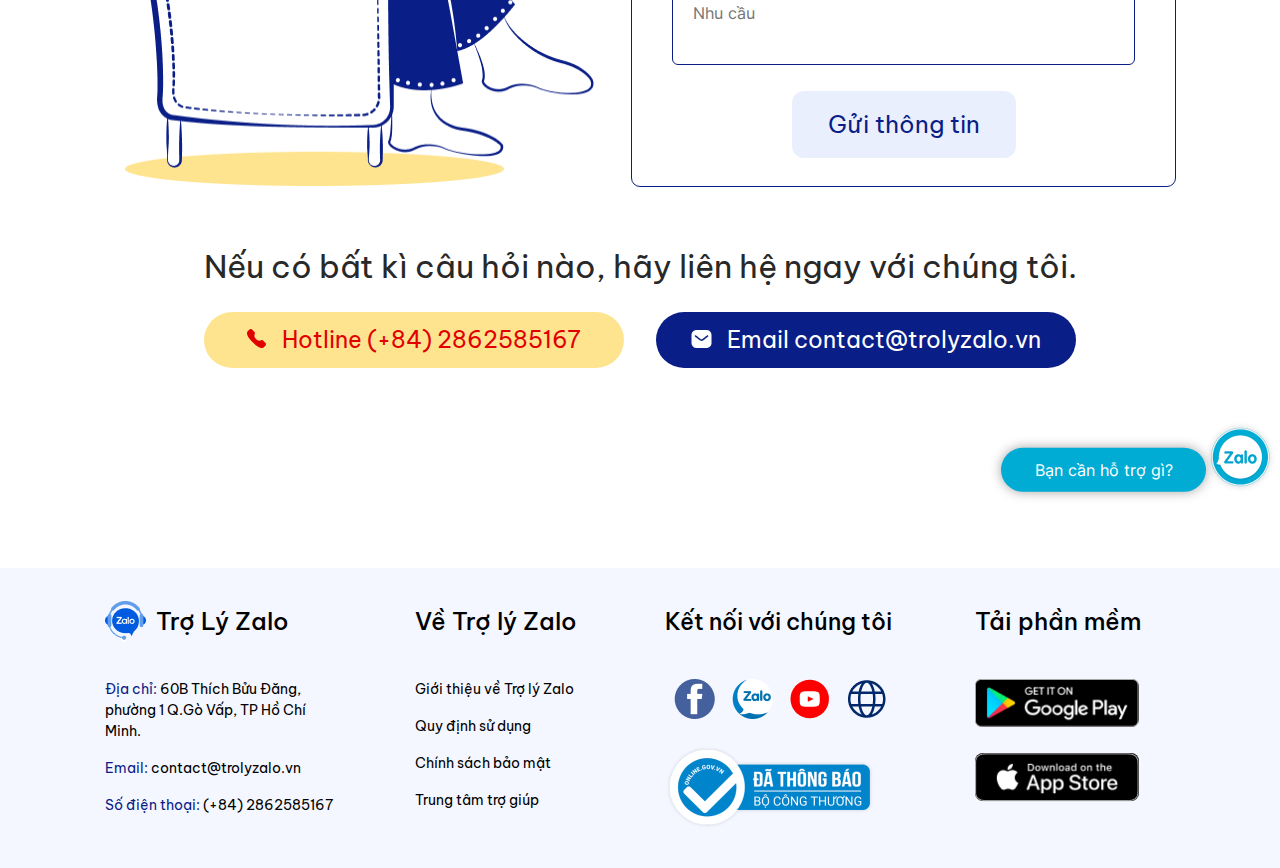
<file: signupzalo.html>
<!DOCTYPE html>
<html>
  <head>
    <meta charset="UTF-8" />
    <meta
      name="viewport"
      content="width=device-width, initial-scale=1.0, maximum-scale=1.0, user-scalable=0"
    />
    <meta http-equiv="X-UA-Compatible" content="IE=edge,chrome=1" />
    <title>Đăng kí Zalo OA</title>
    <link rel="icon" href="favicon.ico" />
    <meta name="title" content="" />
    <meta name="description" content="" />

    <!-- meta facebook -->
    <meta property="og:locale" content="vi" />
    <meta property="og:type" content="article" />
    <meta property="og:title" content="" />
    <meta property="og:description" content="" />
    <meta property="og:url" content="" />
    <meta property="og:site_name" content="" />
    <meta property="og:image" content="" />

    <link rel="stylesheet" href="dest/fonts.css" />
    <link rel="stylesheet" href="dest/style.min.css" />
  </head>

  <body class="contactpage">
    <!-- HEADER -->
    <header>
      <div class="container">
        <div class="main__header">
          <div class="main__header-logo">
            <svg
              width="110"
              height="38"
              viewBox="0 0 110 38"
              fill="none"
              xmlns="http://www.w3.org/2000/svg"
            >
              <path
                d="M40.8396 32.9457H43.5537C45.4452 32.9457 46.9785 31.4124 46.9785 29.5209V12.3496H47.0609L52.6282 23.6228C53.2053 24.7914 54.3957 25.5311 55.699 25.5311H56.419C57.7268 25.5311 58.9204 24.7863 59.4952 23.6116L65.1069 12.1436H65.1893V29.5209C65.1893 31.4123 66.7226 32.9457 68.6141 32.9457H71.2458V6.95924C71.2458 5.06777 69.7125 3.53442 67.821 3.53442H64.8069C63.5238 3.53442 62.3483 4.25164 61.7614 5.39265L56.0427 16.51L50.2062 5.36984C49.615 4.24145 48.4464 3.53442 47.1725 3.53442H44.2644C42.3729 3.53442 40.8396 5.06777 40.8396 6.95924V32.9457Z"
                fill="#005BE0"
              />
              <path
                d="M94.835 33.0693H96.8899C98.7813 33.0693 100.315 31.5359 100.315 29.6445V3.53442H98.2598C96.3683 3.53442 94.835 5.06777 94.835 6.95924V21.9062L82.7164 4.96656C82.0734 4.06772 81.0362 3.53442 79.931 3.53442H77.7006C75.8091 3.53442 74.2758 5.06777 74.2758 6.95924V33.0693H76.4955C78.3869 33.0693 79.9203 31.5359 79.9203 29.6445V12.7203L94.835 33.0693Z"
                fill="#005BE0"
              />
              <path
                d="M103.345 32.9457H106.388C108.28 32.9457 109.813 31.4124 109.813 29.5209V3.53442H106.77C104.878 3.53442 103.345 5.06777 103.345 6.95924V32.9457Z"
                fill="#005BE0"
              />
              <path
                d="M18.7817 0C8.39898 0 0 8.39822 0 18.8325C0 29.216 8.39898 37.6142 18.7817 37.6142C29.1143 37.6142 37.6142 29.216 37.6142 18.8325C37.6142 8.39822 29.1143 0 18.7817 0ZM9.14515 30.1001C8.91819 30.1402 8.68489 30.125 8.46507 30.0557C8.24524 29.9865 8.04536 29.8652 7.88238 29.7022C7.71941 29.5393 7.59814 29.3394 7.52887 29.1195C7.4596 28.8997 7.44437 28.6664 7.48447 28.4395L8.20941 24.3294C7.3171 22.621 6.85336 20.7213 6.85811 18.7938C6.86417 12.1496 12.3482 6.75725 18.991 6.85887C20.7958 6.88705 22.5708 7.32379 24.1826 8.13631C25.7944 8.94882 27.2012 10.116 28.2973 11.5501C29.3934 12.9843 30.1503 14.6481 30.5111 16.4167C30.872 18.1853 30.8274 20.0127 30.3808 21.7616C29.9341 23.5105 29.097 25.1355 27.9324 26.5145C26.7677 27.8935 25.3057 28.9907 23.6561 29.7237C22.0066 30.4567 20.2125 30.8064 18.4084 30.7465C16.6044 30.6867 14.8373 30.2189 13.24 29.3782L9.14515 30.1001ZM33.759 22.7408C33.494 22.7319 33.2417 22.6258 33.0499 22.4428C32.2715 25.1361 30.7463 27.5539 28.651 29.4166C26.5557 31.2792 23.9758 32.5105 21.2098 32.9681C20.9611 33.6073 19.9806 34.0835 18.8082 34.0835C17.4486 34.0835 16.346 33.442 16.346 32.6496C16.346 31.8571 17.4486 31.2164 18.8082 31.2164C19.7872 31.2164 20.6327 31.5485 21.0301 32.0293C24.278 31.5002 27.2319 29.8333 29.3637 27.3265C31.4956 24.8197 32.6664 21.6364 32.667 18.3457C32.6674 17.6013 32.6086 16.8581 32.4911 16.1231C32.4865 16.0943 32.4812 16.0654 32.4767 16.0366C31.8951 12.612 30.049 9.53064 27.3037 7.40242C24.5584 5.27421 21.1141 4.25433 17.6526 4.54469C14.1912 4.83506 10.9649 6.41449 8.61251 8.97032C6.26013 11.5261 4.95311 14.8721 4.95021 18.3457C4.94995 19.1288 5.01514 19.9105 5.1451 20.6828C5.1451 20.707 5.15268 20.732 5.1542 20.7586C5.1724 20.9595 5.13903 21.1673 5.18225 21.3652C5.16847 21.5387 5.11669 21.7069 5.03059 21.8581C4.70376 22.4132 4.29655 22.7431 3.85522 22.7431C2.77615 22.7431 1.90183 20.7753 1.90183 18.3449C1.90183 15.9145 2.77615 13.9467 3.85522 13.9467C4.1201 13.9554 4.37239 14.0619 4.56348 14.2455C5.45513 11.1566 7.32667 8.44127 9.896 6.50871C12.4653 4.57615 15.5932 3.53111 18.8082 3.53111C22.0232 3.53111 25.1511 4.57615 27.7205 6.50871C30.2898 8.44127 32.1613 11.1566 33.053 14.2455C33.2441 14.0619 33.4964 13.9554 33.7612 13.9467C34.8403 13.9467 35.7146 15.9183 35.7146 18.3449C35.7146 20.7715 34.8396 22.7408 33.7605 22.7408H33.759Z"
                fill="#005BE0"
              />
              <path
                d="M5.18183 21.3654C5.13819 21.1674 5.17188 20.9587 5.1535 20.7561C5.18678 20.9574 5.19628 21.1619 5.18183 21.3654Z"
                fill="#FFB700"
              />
              <path
                d="M15.1397 18.8065C15.1405 19.0534 15.073 19.2956 14.9448 19.5065C14.9221 19.5436 14.8978 19.5823 14.8728 19.6134C14.7509 19.7763 14.5938 19.9095 14.4132 20.0031C14.3815 20.0206 14.3489 20.0363 14.3154 20.0502C14.1491 20.1202 13.9704 20.1563 13.7899 20.1563C13.6094 20.1563 13.4307 20.1202 13.2644 20.0502C13.2309 20.0363 13.1983 20.0206 13.1666 20.0031C13.0445 19.9401 12.933 19.8585 12.836 19.7613C12.6789 19.6043 12.563 19.4111 12.4984 19.1987C12.4339 18.9863 12.4227 18.7612 12.466 18.5434C12.5092 18.3257 12.6055 18.122 12.7463 17.9503C12.8871 17.7786 13.0681 17.6444 13.2732 17.5594C13.4782 17.4744 13.7011 17.4413 13.9221 17.463C14.143 17.4848 14.3552 17.5607 14.5398 17.684C14.7244 17.8074 14.8757 17.9743 14.9804 18.1701C15.085 18.3659 15.1397 18.5845 15.1397 18.8065Z"
                fill="#005BE0"
              />
              <path
                d="M20.1547 18.8068C20.1547 19.0056 20.111 19.202 20.0264 19.382C19.9419 19.562 19.8187 19.7211 19.6655 19.8479C19.6152 19.8892 19.5619 19.927 19.5063 19.9609C19.4699 19.9829 19.4305 20.0034 19.3933 20.0223C19.3911 20.0229 19.3887 20.0229 19.3865 20.0223C19.3493 20.0398 19.3107 20.0565 19.272 20.0709L19.209 20.0921C18.9044 20.1864 18.5763 20.1703 18.2824 20.0466C18.2422 20.0292 18.2066 20.0102 18.1649 19.9897C18.1266 19.9696 18.0896 19.947 18.0541 19.9222C18.0314 19.9071 18.0094 19.8911 17.9882 19.8745C17.9451 19.8419 17.9043 19.8065 17.8661 19.7683C17.8077 19.7124 17.7549 19.6509 17.7084 19.5848C17.6771 19.5404 17.6482 19.4943 17.6219 19.4468C17.6014 19.4089 17.5825 19.3709 17.565 19.3292C17.5316 19.2472 17.5062 19.1621 17.4892 19.0752C17.4801 19.0311 17.4732 18.9866 17.4687 18.9417C17.4642 18.8962 17.4619 18.85 17.4619 18.803C17.4619 18.7537 17.4619 18.7044 17.4695 18.6566C17.4733 18.621 17.4786 18.5853 17.4854 18.5512C17.4949 18.5 17.5073 18.4494 17.5226 18.3995C17.5294 18.3783 17.5362 18.3578 17.5438 18.3366C17.5582 18.2979 17.5749 18.2608 17.5923 18.2221C17.5921 18.2198 17.5921 18.2175 17.5923 18.2153C17.6113 18.1766 17.6318 18.1394 17.6538 18.1023C17.6651 18.0833 17.6773 18.0651 17.6894 18.0469C17.7137 18.012 17.7387 17.9779 17.7652 17.9446C17.9425 17.7308 18.1812 17.5769 18.4491 17.5038C18.7169 17.4306 19.0008 17.4418 19.2621 17.5358C19.5233 17.6298 19.7493 17.802 19.9091 18.029C20.069 18.2561 20.155 18.5268 20.1554 18.8045L20.1547 18.8068Z"
                fill="#005BE0"
              />
              <path
                d="M25.1716 18.8068C25.1715 19.1176 25.0643 19.4188 24.868 19.6597C24.6717 19.9006 24.3984 20.0665 24.094 20.1293C24.0052 20.1476 23.9147 20.1568 23.8241 20.1566C23.6878 20.1566 23.5523 20.1362 23.4222 20.0959C23.3704 20.0802 23.3198 20.0612 23.2705 20.039L23.2227 20.0163C22.9972 19.9048 22.8074 19.7324 22.6747 19.5187C22.542 19.305 22.4718 19.0584 22.472 18.8068C22.4718 18.7604 22.4744 18.7141 22.4796 18.668C22.4841 18.623 22.4909 18.5782 22.5 18.5338C22.517 18.4471 22.5424 18.3623 22.5759 18.2805C22.5922 18.2409 22.6107 18.2021 22.6312 18.1645C22.6951 18.0497 22.7753 17.9447 22.8693 17.8529C23.0581 17.6643 23.2985 17.5359 23.5602 17.4839C23.8219 17.4319 24.0932 17.4586 24.3397 17.5607C24.5862 17.6628 24.797 17.8356 24.9453 18.0574C25.0936 18.2792 25.1729 18.54 25.1731 18.8068H25.1716Z"
                fill="#005BE0"
              />
            </svg>
          </div>
          <div class="main__header-menu">
            <ul class="main__header-menu-list">
              <li><a href="./index.html">Trang chủ</a></li>
              <li><a href="">Bảng giá</a></li>
              <li><a href="./signupzalo.html">Đăng kí Zalo OA</a></li>
              <li><a href="">Bài viết</a></li>
              <li><a href="">Liên hệ</a></li>
            </ul>
            <div class="main__header-btn">
              <p>Trải nghiệm miễn phí</p>
            </div>
          </div>
        </div>
      </div>
    </header>

    <!-- MAIN -->
    <main class="mainwrapper">
      <section class="signup__service">
        <img src="./img/wave.png" alt="" />
        <div class="container">
          <div class="wrapper__grid">
            <div class="wrapper__grid-left">
              <img src="./img/sign_up-img.png" alt="" />
            </div>
            <div class="wrapper__grid-right">
              <h2>Dịch vụ đăng ký Zalo Official Account</h2>
              <div class="btn__signup">
                <p>Đăng ký ngay</p>
              </div>
            </div>
          </div>
        </div>
      </section>
      <section class="benefit__zalo-oa">
        <h2>Lợi ích của Zalo OA</h2>
        <div class="container">
          <div class="wrapper__grid">
            <div class="wrapper__grid-left">
              <div class="grid-left__item">
                <div class="icon">
                  <i><img src="./img/iconzaloOA1.png" alt="" /></i>
                </div>
                <div class="text">
                  <h3>Khả năng tương tác cao</h3>
                  <p>
                    Có 64 triệu người dùng thường xuyên sử dụng Zalo. Đây là thị
                    trường tiềm năng rộng lớn, bạn có thể khai thác để đạt hiệu
                    quả bán hàng.
                  </p>
                </div>
              </div>
              <div class="grid-left__item">
                <div class="icon">
                  <i><img src="./img/iconzaloOA2.png" alt="" /></i>
                </div>
                <div class="text">
                  <h3>Kênh bán hàng & chăm sóc khách hàng</h3>
                  <p>
                    Dễ dàng tích hợp Zalo với các phần mềm CRM để quản lý bán
                    hàng và làm kênh chăm sóc khách hàng cho doanh nghiệp.
                  </p>
                </div>
              </div>
              <div class="grid-left__item">
                <div class="icon">
                  <i><img src="./img/iconzaloOA3.png" alt="" /></i>
                </div>
                <div class="text">
                  <h3>Tỉ lệ phản hồi cao</h3>
                  <p>
                    Trong khi tỉ lệ đọc email chỉ là 5 – 7% thì Zalo lên đến tận
                    85% để bảo rằng thông tin dễ dàng tiếp cận đến khách hàng.
                  </p>
                </div>
              </div>
              <div class="grid-left__item">
                <div class="icon">
                  <i><img src="./img/iconzaloOA4.png" alt="" /></i>
                </div>
                <div class="text">
                  <h3>Dễ dàng quản lý cửa hàng</h3>
                  <p>
                    Giúp doanh nghiệp, các đơn vị bán lẻ tạo & quản lý cửa hàng
                    hiệu quả
                  </p>
                </div>
              </div>
            </div>
            <div class="wrapper__grid-right">
              <img src="./img/loiichcuazaloOA.png" alt="" />
            </div>
          </div>
        </div>
      </section>
      <section class="leason">
        <div class="container">
          <h2>Lý do bạn nên chọn "Trợ lý OMNI"</h2>
          <div class="leason__content">
            <div class="leason__content-item">
              <img src="./img/star.png" alt="" />
              <h3>+2 Năm kinh nghiệm</h3>
              <p>Trong dịch vụ đăng ký Zalo Official Account</p>
            </div>
            <div class="leason__content-item">
              <img src="./img/add-content.png" alt="" />
              <h3>3 Ngày</h3>
              <p>Hồ sơ được hoàn tất</p>
            </div>
            <div class="leason__content-item">
              <img src="./img/destop.png" alt="" />
              <h3>Đơn giản</h3>
              <p>Thủ tục đăng ký Zalo Official Account nhanh gọn</p>
            </div>
            <div class="leason__content-item">
              <img src="./img/launch.png" alt="" />
              <h3>Tiết kiệm thời gian</h3>
              <p>Giúp doanh nghiệp tiết kiệm thời gian</p>
            </div>
          </div>
        </div>
      </section>
      <section class="price__signup">
        <h2>Bảng giá</h2>
        <div class="container --container__price-signup">
          <div class="price__signup-item">
            <div class="description">
              <div class="title">
                <p>Tiêu chuẩn</p>
              </div>
              <p class="price">2.000.000 VNĐ</p>
              <p>Đăng kí dịch vụ bình thường</p>
            </div>
            <div class="btn__signup">
              <a href="">Đăng kí ngay</a>
            </div>
          </div>
          <div class="price__signup-item">
            <div class="description">
              <div class="title">
                <p>Cao cấp</p>
              </div>
              <p class="price">5.000.000 VNĐ</p>
              <p>Đăng kí thương hiệu có bản quyền</p>
            </div>
            <div class="btn__signup">
              <a href="">Đăng kí ngay</a>
            </div>
          </div>
        </div>
      </section>
      <section class="contact">
        <img src="./img/Decor.png" alt="" />
        <div class="container --container__contact">
          <div class="wrapper__contact">
            <img src="./img/img__form-contact.png" alt="" />
            <div class="form__contact">
              <h2>Thông tin liên hệ</h2>
              <form action="">
                <div class="form__group">
                  <input type="text" placeholder="Họ & Tên" />
                </div>
                <div class="form__group">
                  <input type="text" placeholder="Số điện thoại *" />
                </div>
                <div class="form__group">
                  <input type="text" placeholder="Email *" />
                </div>
                <div class="form__group">
                  <input
                    class="last__input"
                    type="text"
                    placeholder="Nhu cầu"
                  />
                </div>
                <div class="btn__submit"><p>Gửi thông tin</p></div>
              </form>
            </div>
          </div>
          <p class="title">
            Nếu có bất kì câu hỏi nào, hãy liên hệ ngay với chúng tôi.
          </p>
          <div class="contact__btn">
            <div class="contact__btn-hotline">
              <div class="icon">
                <i><img src="./img/phone.png" alt="" /></i>
                <span>Hotline</span>
                <span class="phone-number">(+84) 2862585167</span>
              </div>
            </div>
            <div class="contact__btn-email">
              <div class="icon">
                <i><img src="./img/email.png" alt="" /></i>
                <span>Email</span>
                <span class="phone-number">contact@trolyzalo.vn</span>
              </div>
            </div>
          </div>
        </div>
        <div class="icon__zalo-fixed">
          <i><img src="./img/icon__zalo-fixed.png" alt="" /></i>
          <div class="text"><p>Bạn cần hỗ trợ gì?</p></div>
        </div>
      </section>
    </main>

    <!-- FOOTER -->
    <footer>
      <div class="container --container__footer">
        <div class="wrapper__gird">
          <div class="wrapper__gird-item --nthchild1">
            <div class="title">
              <i><img src="./img/logo-zalo-footer.png" alt="" /></i>
              <h3>Trợ Lý Zalo</h3>
            </div>
            <div class="text__content">
              <p class="adress">
                <span>Địa chỉ: </span>60B Thích Bửu Đăng, phường 1 Q.Gò Vấp, TP
                Hồ Chí Minh.
              </p>
              <p class="email"><span>Email: </span>contact@trolyzalo.vn</p>
              <p class="numberphone">
                <span>Số điện thoại: </span>(+84) 2862585167
              </p>
            </div>
          </div>
          <div class="wrapper__gird-item --nthchild2">
            <div class="title">
              <h3>Về Trợ lý Zalo</h3>
            </div>
            <div class="text__content">
              <p>Giới thiệu về Trợ lý Zalo</p>
              <p>Quy định sử dụng</p>
              <p>Chính sách bảo mật</p>
              <p>Trung tâm trợ giúp</p>
            </div>
          </div>
          <div class="wrapper__gird-item --nthchild3">
            <div class="title">
              <h3>Kết nối với chúng tôi</h3>
            </div>
            <div class="icon__content">
              <i><img src="./img/iconFb.png" alt="" /></i>
              <i><img src="./img/iconZalo.png" alt="" /></i>
              <i><img src="./img/iconYtb.png" alt="" /></i>
              <i><img src="./img/iconBrowser.png" alt="" /></i>
            </div>
            <img src="./img/logothongbaofooter.png" alt="" />
          </div>
          <div class="wrapper__gird-item --nthchild4">
            <div class="title">
              <h3>Tải phần mềm</h3>
            </div>
            <div class="btn__download">
              <div class="btn__download-chplay btn">
                <img src="./img/chplay.png" alt="" />
              </div>
              <div class="btn__download-appstore btn">
                <img src="./img/appstore.png" alt="" />
              </div>
            </div>
          </div>
        </div>
      </div>
    </footer>

    <script type="text/javascript" src="dest/jsmain.min.js"></script>
    <script type="text/javascript" src="dest/main.js"></script>
  </body>
</html>
</file>
<file: dest/fonts.css>
@font-face {
    font-family: "ir";
    src: url("../fonts/Inter-Regular.woff2") format("woff2"), url("../fonts/Inter-Regular.woff") format("woff");
    font-weight: normal;
    font-style: normal;
    font-display: fallback;
}

@font-face {
    font-family: "im";
    src: url("../fonts/Inter-Medium.woff2") format("woff2"), url("../fonts/Inter-Medium.woff") format("woff");
    font-weight: 500;
    font-style: normal;
    font-display: fallback;
}

@font-face {
    font-family: "ib";
    src: url("../fonts/Inter-Bold.woff2") format("woff2"), url("../fonts/Inter-Bold.woff") format("woff");
    font-weight: 700;
    font-style: normal;
    font-display: fallback;
}

@font-face {
    font-family: "beRegular500";
    src: url("../fonts/font-vietnampro/BeVietnamPro-Regular.ttf");
    font-weight: 500;
}

@font-face {
    font-family: "beRegular400";
    src: url("../fonts/font-vietnampro/BeVietnamPro-Regular.ttf");
    font-weight: 400;
}

@font-face {
    font-family: "beMedium500";
    src: url("../fonts/font-vietnampro/BeVietnamPro-Medium.ttf");
    font-weight: 500;
}

@font-face {
    font-family: "roRegular400";
    src: url("../fonts/font-roboto/Roboto-Regular.ttf");
    font-weight: 400;
}

@font-face {
    font-family: "beBold600";
    src: url("../fonts/font-vietnampro/BeVietnamPro-Bold.ttf");
    font-weight: 600;
}
</file>
<file: dest/style.min.css>
html,body,div,span,applet,object,iframe,h1,h2,h3,h4,h5,h6,p,blockquote,pre,a,abbr,acronym,address,big,cite,code,del,dfn,em,img,ins,kbd,q,s,samp,small,strike,strong,sub,sup,tt,var,b,u,i,center,dl,dt,dd,ol,ul,li,fieldset,form,label,legend,table,caption,tbody,tfoot,thead,tr,th,td,article,aside,canvas,details,embed,figure,figcaption,footer,header,hgroup,menu,nav,output,ruby,section,summary,time,mark,audio,video{margin:0;padding:0;border:0;font-size:100%;font:inherit;vertical-align:baseline}article,aside,details,figcaption,figure,footer,header,hgroup,menu,nav,section{display:block}body{line-height:1}ol,ul{list-style:none}blockquote,q{quotes:none}blockquote:before,blockquote:after,q:before,q:after{content:"";content:none}table{border-collapse:collapse;border-spacing:0}*::before,*::after{box-sizing:inherit}/*! normalize.css v8.0.1 | MIT License | github.com/necolas/normalize.css */html{line-height:1.15;-webkit-text-size-adjust:100%}hr{box-sizing:content-box;height:0;overflow:visible}pre{font-family:monospace, monospace;font-size:1em}a{background-color:transparent}abbr[title]{border-bottom:none;text-decoration:underline;text-decoration:underline dotted}b,strong{font-weight:bolder}code,kbd,samp{font-family:monospace, monospace;font-size:1em}small{font-size:80%}sub,sup{font-size:75%;line-height:0;position:relative;vertical-align:baseline}sub{bottom:-0.25em}sup{top:-0.5em}img{border-style:none}button,input,optgroup,select,textarea{font-family:inherit;font-size:100%;line-height:1.15;margin:0}button,input{overflow:visible}button,select{text-transform:none}button,[type="button"],[type="reset"],[type="submit"]{-webkit-appearance:button}button::-moz-focus-inner,[type="button"]::-moz-focus-inner,[type="reset"]::-moz-focus-inner,[type="submit"]::-moz-focus-inner{border-style:none;padding:0}button:-moz-focusring,[type="button"]:-moz-focusring,[type="reset"]:-moz-focusring,[type="submit"]:-moz-focusring{outline:1px dotted ButtonText}fieldset{padding:0.35em 0.75em 0.625em}legend{box-sizing:border-box;color:inherit;display:table;max-width:100%;padding:0;white-space:normal}progress{vertical-align:baseline}textarea{overflow:auto}[type="checkbox"],[type="radio"]{box-sizing:border-box;padding:0}[type="number"]::-webkit-inner-spin-button,[type="number"]::-webkit-outer-spin-button{height:auto}[type="search"]{-webkit-appearance:textfield;outline-offset:-2px}[type="search"]::-webkit-search-decoration{-webkit-appearance:none}::-webkit-file-upload-button{-webkit-appearance:button;font:inherit}details{display:block}summary{display:list-item}template{display:none}[hidden]{display:none}:root{--h1-fs: 7.2rem;--h1-lh: 8rem;--h2-fs: 5.2rem;--h2-lh: 6rem;--h3-fs: 3.2rem;--h3-lh: 4.2rem;--h4-fs: 2.4rem;--h4-lh: 3.2rem;--h5-fs: 2rem;--h5-lh: 3rem;--body16-fs: 1.6rem;--body16-lh: 2.6rem;--body14-fs: 1.4rem;--body14-lh: 2.2rem;--gap: 30px;--height-header: 82px;--height-button: 56px;--ptop: 150px;--pd-section: 120px}@media (max-width: 767px){:root{--h1-fs: 3.6rem;--h1-lh: 4.2rem;--h2-fs: 2.8rem;--h2-lh: 3.8rem;--h3-fs: 2.2rem;--h3-lh: 3rem;--h4-fs: 2rem;--h4-lh: 3.2rem;--gap: 20px;--height-header: 70px;--pd-section: 50px;--ptop: 120px}}@-ms-viewport{width:device-width}*{-webkit-font-smoothing:antialiased;-moz-osx-font-smoothing:grayscale;-webkit-font-smoothing:antialiased;-moz-osx-font-smoothing:grayscale;text-rendering:optimizeLegibility;box-sizing:border-box}html{font-size:62.5%}body{width:100%;max-width:100%;margin:auto;font-size:var(--body16-fs);font-family:ir;line-height:var(--body16-lh);color:#000;text-transform:none;background:#fff;position:relative}body .container-fluid{width:100%;padding-right:var(--gap);padding-left:var(--gap);margin-right:auto;margin-left:auto}@media screen and (max-width: 767px){body .container-fluid{padding-right:calc(var(--gap) / 2);padding-left:calc(var(--gap) / 2)}}body .container{width:100%;padding-right:calc(var(--gap) / 2);padding-left:calc(var(--gap) / 2);margin-right:auto;margin-left:auto}@media (min-width: 576px){body .container{max-width:540px}}@media (min-width: 768px){body .container{max-width:720px}}@media (min-width: 992px){body .container{max-width:960px}}@media (min-width: 1200px){body .container{max-width:1100px}}body .mainwrapper{width:100%;margin:auto;opacity:1;pointer-events:auto}img{max-width:100%;height:auto;-webkit-user-select:none;-khtml-user-select:none;-moz-user-select:none;-o-user-select:none;user-select:none}img.--center{margin:0 auto;display:block}a{text-decoration:none}.--white-cl{color:#fff}.--black-cl{color:#000}.--blue-cl{color:#0a1e87}article h1,article h2,article h3,article h4,article h5,article h6{display:block}article h1{font-size:var(--h1-fs);line-height:var(--h1-lh);margin:0 0 0.67rem 0}article h2{font-size:var(--h2-fs);line-height:var(--h2-lh);margin:0 0 0.75rem 0}article h3{font-size:var(--h3-fs);line-height:var(--h3-lh);margin:0 0 0.83rem 0}article h4{font-size:var(--h4-fs);line-height:var(--h4-lh);margin:0 0 1.12rem 0}article h5{font-size:var(--h5-fs);line-height:var(--h5-lh);margin:0 0 1.5rem 0}article h6{font-size:0.67rem;margin:0 0 1.67rem 0}article p{margin:0 0 1.12rem 0}article ol,article ul{list-style:initial;padding-left:18px}article img{display:inline-block;height:auto;overflow:hidden;border-radius:10px;margin:25px auto}article .video{width:100%;height:0;padding-bottom:56.25%;position:relative;margin:25px auto}article .video iframe,article .video video{position:absolute;width:100%;height:100%;top:0;left:0}@media screen and (max-width: 767px){article img{margin:20px auto}}.heading{font-family:ib}.heading.--h1{font-size:var(--h1-fs);line-height:var(--h1-lh)}.heading.--h2{font-size:var(--h2-fs);line-height:var(--h2-lh)}.col-1,.col-2,.col-3,.col-4,.col-5,.col-6,.col-7,.col-8,.col-9,.col-10,.col-11,.col-12,.col,.col-auto,.col-sm-1,.col-sm-2,.col-sm-3,.col-sm-4,.col-sm-5,.col-sm-6,.col-sm-7,.col-sm-8,.col-sm-9,.col-sm-10,.col-sm-11,.col-sm-12,.col-sm,.col-sm-auto,.col-md-1,.col-md-2,.col-md-3,.col-md-4,.col-md-5,.col-md-6,.col-md-7,.col-md-8,.col-md-9,.col-md-10,.col-md-11,.col-md-12,.col-md,.col-md-auto,.col-lg-1,.col-lg-2,.col-lg-3,.col-lg-4,.col-lg-5,.col-lg-6,.col-lg-7,.col-lg-8,.col-lg-9,.col-lg-10,.col-lg-11,.col-lg-12,.col-lg,.col-lg-auto,.col-xl-1,.col-xl-2,.col-xl-3,.col-xl-4,.col-xl-5,.col-xl-6,.col-xl-7,.col-xl-8,.col-xl-9,.col-xl-10,.col-xl-11,.col-xl-12,.col-xl,.col-xl-auto{position:relative;width:100%;min-height:1px;padding-right:15px;padding-left:15px}.row{display:-webkit-box;display:-ms-flexbox;display:flex;-ms-flex-wrap:wrap;flex-wrap:wrap;margin-right:-15px;margin-left:-15px}.col{-ms-flex-preferred-size:0;flex-basis:0;-webkit-box-flex:1;-ms-flex-positive:1;flex-grow:1;max-width:100%}.no-gutters{margin-right:0;margin-left:0}.no-gap>.col,.no-gap>[class*="col-"]{padding-right:0;padding-left:0}.col-auto{-webkit-box-flex:0;-ms-flex:0 0 auto;flex:0 0 auto;width:auto;max-width:none}.col-1{-webkit-box-flex:0;-ms-flex:0 0 8.333333%;flex:0 0 8.333333%;max-width:8.333333%}.col-2{-webkit-box-flex:0;-ms-flex:0 0 16.666667%;flex:0 0 16.666667%;max-width:16.666667%}.col-3{-webkit-box-flex:0;-ms-flex:0 0 25%;flex:0 0 25%;max-width:25%}.col-4{-webkit-box-flex:0;-ms-flex:0 0 33.333333%;flex:0 0 33.333333%;max-width:33.333333%}.col-5{-webkit-box-flex:0;-ms-flex:0 0 41.666667%;flex:0 0 41.666667%;max-width:41.666667%}.col-6{-webkit-box-flex:0;-ms-flex:0 0 50%;flex:0 0 50%;max-width:50%}.col-7{-webkit-box-flex:0;-ms-flex:0 0 58.333333%;flex:0 0 58.333333%;max-width:58.333333%}.col-8{-webkit-box-flex:0;-ms-flex:0 0 66.666667%;flex:0 0 66.666667%;max-width:66.666667%}.col-9{-webkit-box-flex:0;-ms-flex:0 0 75%;flex:0 0 75%;max-width:75%}.col-10{-webkit-box-flex:0;-ms-flex:0 0 83.333333%;flex:0 0 83.333333%;max-width:83.333333%}.col-11{-webkit-box-flex:0;-ms-flex:0 0 91.666667%;flex:0 0 91.666667%;max-width:91.666667%}.col-12{-webkit-box-flex:0;-ms-flex:0 0 100%;flex:0 0 100%;max-width:100%}.order-first{-webkit-box-ordinal-group:0;-ms-flex-order:-1;order:-1}.order-last{-webkit-box-ordinal-group:14;-ms-flex-order:13;order:13}.order-0{-webkit-box-ordinal-group:1;-ms-flex-order:0;order:0}.order-1{-webkit-box-ordinal-group:2;-ms-flex-order:1;order:1}.order-2{-webkit-box-ordinal-group:3;-ms-flex-order:2;order:2}.order-3{-webkit-box-ordinal-group:4;-ms-flex-order:3;order:3}.order-4{-webkit-box-ordinal-group:5;-ms-flex-order:4;order:4}.order-5{-webkit-box-ordinal-group:6;-ms-flex-order:5;order:5}.order-6{-webkit-box-ordinal-group:7;-ms-flex-order:6;order:6}.order-7{-webkit-box-ordinal-group:8;-ms-flex-order:7;order:7}.order-8{-webkit-box-ordinal-group:9;-ms-flex-order:8;order:8}.order-9{-webkit-box-ordinal-group:10;-ms-flex-order:9;order:9}.order-10{-webkit-box-ordinal-group:11;-ms-flex-order:10;order:10}.order-11{-webkit-box-ordinal-group:12;-ms-flex-order:11;order:11}.order-12{-webkit-box-ordinal-group:13;-ms-flex-order:12;order:12}.offset-1{margin-left:8.333333%}.offset-2{margin-left:16.666667%}.offset-3{margin-left:25%}.offset-4{margin-left:33.333333%}.offset-5{margin-left:41.666667%}.offset-6{margin-left:50%}.offset-7{margin-left:58.333333%}.offset-8{margin-left:66.666667%}.offset-9{margin-left:75%}.offset-10{margin-left:83.333333%}.offset-11{margin-left:91.666667%}@media (min-width: 576px){.col-sm{-ms-flex-preferred-size:0;flex-basis:0;-webkit-box-flex:1;-ms-flex-positive:1;flex-grow:1;max-width:100%}.col-sm-auto{-webkit-box-flex:0;-ms-flex:0 0 auto;flex:0 0 auto;width:auto;max-width:none}.col-sm-1{-webkit-box-flex:0;-ms-flex:0 0 8.333333%;flex:0 0 8.333333%;max-width:8.333333%}.col-sm-2{-webkit-box-flex:0;-ms-flex:0 0 16.666667%;flex:0 0 16.666667%;max-width:16.666667%}.col-sm-3{-webkit-box-flex:0;-ms-flex:0 0 25%;flex:0 0 25%;max-width:25%}.col-sm-4{-webkit-box-flex:0;-ms-flex:0 0 33.333333%;flex:0 0 33.333333%;max-width:33.333333%}.col-sm-5{-webkit-box-flex:0;-ms-flex:0 0 41.666667%;flex:0 0 41.666667%;max-width:41.666667%}.col-sm-6{-webkit-box-flex:0;-ms-flex:0 0 50%;flex:0 0 50%;max-width:50%}.col-sm-7{-webkit-box-flex:0;-ms-flex:0 0 58.333333%;flex:0 0 58.333333%;max-width:58.333333%}.col-sm-8{-webkit-box-flex:0;-ms-flex:0 0 66.666667%;flex:0 0 66.666667%;max-width:66.666667%}.col-sm-9{-webkit-box-flex:0;-ms-flex:0 0 75%;flex:0 0 75%;max-width:75%}.col-sm-10{-webkit-box-flex:0;-ms-flex:0 0 83.333333%;flex:0 0 83.333333%;max-width:83.333333%}.col-sm-11{-webkit-box-flex:0;-ms-flex:0 0 91.666667%;flex:0 0 91.666667%;max-width:91.666667%}.col-sm-12{-webkit-box-flex:0;-ms-flex:0 0 100%;flex:0 0 100%;max-width:100%}.order-sm-first{-webkit-box-ordinal-group:0;-ms-flex-order:-1;order:-1}.order-sm-last{-webkit-box-ordinal-group:14;-ms-flex-order:13;order:13}.order-sm-0{-webkit-box-ordinal-group:1;-ms-flex-order:0;order:0}.order-sm-1{-webkit-box-ordinal-group:2;-ms-flex-order:1;order:1}.order-sm-2{-webkit-box-ordinal-group:3;-ms-flex-order:2;order:2}.order-sm-3{-webkit-box-ordinal-group:4;-ms-flex-order:3;order:3}.order-sm-4{-webkit-box-ordinal-group:5;-ms-flex-order:4;order:4}.order-sm-5{-webkit-box-ordinal-group:6;-ms-flex-order:5;order:5}.order-sm-6{-webkit-box-ordinal-group:7;-ms-flex-order:6;order:6}.order-sm-7{-webkit-box-ordinal-group:8;-ms-flex-order:7;order:7}.order-sm-8{-webkit-box-ordinal-group:9;-ms-flex-order:8;order:8}.order-sm-9{-webkit-box-ordinal-group:10;-ms-flex-order:9;order:9}.order-sm-10{-webkit-box-ordinal-group:11;-ms-flex-order:10;order:10}.order-sm-11{-webkit-box-ordinal-group:12;-ms-flex-order:11;order:11}.order-sm-12{-webkit-box-ordinal-group:13;-ms-flex-order:12;order:12}.offset-sm-0{margin-left:0}.offset-sm-1{margin-left:8.333333%}.offset-sm-2{margin-left:16.666667%}.offset-sm-3{margin-left:25%}.offset-sm-4{margin-left:33.333333%}.offset-sm-5{margin-left:41.666667%}.offset-sm-6{margin-left:50%}.offset-sm-7{margin-left:58.333333%}.offset-sm-8{margin-left:66.666667%}.offset-sm-9{margin-left:75%}.offset-sm-10{margin-left:83.333333%}.offset-sm-11{margin-left:91.666667%}}@media (min-width: 768px){.col-md{-ms-flex-preferred-size:0;flex-basis:0;-webkit-box-flex:1;-ms-flex-positive:1;flex-grow:1;max-width:100%}.col-md-auto{-webkit-box-flex:0;-ms-flex:0 0 auto;flex:0 0 auto;width:auto;max-width:none}.col-md-1{-webkit-box-flex:0;-ms-flex:0 0 8.333333%;flex:0 0 8.333333%;max-width:8.333333%}.col-md-2{-webkit-box-flex:0;-ms-flex:0 0 16.666667%;flex:0 0 16.666667%;max-width:16.666667%}.col-md-3{-webkit-box-flex:0;-ms-flex:0 0 25%;flex:0 0 25%;max-width:25%}.col-md-4{-webkit-box-flex:0;-ms-flex:0 0 33.333333%;flex:0 0 33.333333%;max-width:33.333333%}.col-md-5{-webkit-box-flex:0;-ms-flex:0 0 41.666667%;flex:0 0 41.666667%;max-width:41.666667%}.col-md-6{-webkit-box-flex:0;-ms-flex:0 0 50%;flex:0 0 50%;max-width:50%}.col-md-7{-webkit-box-flex:0;-ms-flex:0 0 58.333333%;flex:0 0 58.333333%;max-width:58.333333%}.col-md-8{-webkit-box-flex:0;-ms-flex:0 0 66.666667%;flex:0 0 66.666667%;max-width:66.666667%}.col-md-9{-webkit-box-flex:0;-ms-flex:0 0 75%;flex:0 0 75%;max-width:75%}.col-md-10{-webkit-box-flex:0;-ms-flex:0 0 83.333333%;flex:0 0 83.333333%;max-width:83.333333%}.col-md-11{-webkit-box-flex:0;-ms-flex:0 0 91.666667%;flex:0 0 91.666667%;max-width:91.666667%}.col-md-12{-webkit-box-flex:0;-ms-flex:0 0 100%;flex:0 0 100%;max-width:100%}.order-md-first{-webkit-box-ordinal-group:0;-ms-flex-order:-1;order:-1}.order-md-last{-webkit-box-ordinal-group:14;-ms-flex-order:13;order:13}.order-md-0{-webkit-box-ordinal-group:1;-ms-flex-order:0;order:0}.order-md-1{-webkit-box-ordinal-group:2;-ms-flex-order:1;order:1}.order-md-2{-webkit-box-ordinal-group:3;-ms-flex-order:2;order:2}.order-md-3{-webkit-box-ordinal-group:4;-ms-flex-order:3;order:3}.order-md-4{-webkit-box-ordinal-group:5;-ms-flex-order:4;order:4}.order-md-5{-webkit-box-ordinal-group:6;-ms-flex-order:5;order:5}.order-md-6{-webkit-box-ordinal-group:7;-ms-flex-order:6;order:6}.order-md-7{-webkit-box-ordinal-group:8;-ms-flex-order:7;order:7}.order-md-8{-webkit-box-ordinal-group:9;-ms-flex-order:8;order:8}.order-md-9{-webkit-box-ordinal-group:10;-ms-flex-order:9;order:9}.order-md-10{-webkit-box-ordinal-group:11;-ms-flex-order:10;order:10}.order-md-11{-webkit-box-ordinal-group:12;-ms-flex-order:11;order:11}.order-md-12{-webkit-box-ordinal-group:13;-ms-flex-order:12;order:12}.offset-md-0{margin-left:0}.offset-md-1{margin-left:8.333333%}.offset-md-2{margin-left:16.666667%}.offset-md-3{margin-left:25%}.offset-md-4{margin-left:33.333333%}.offset-md-5{margin-left:41.666667%}.offset-md-6{margin-left:50%}.offset-md-7{margin-left:58.333333%}.offset-md-8{margin-left:66.666667%}.offset-md-9{margin-left:75%}.offset-md-10{margin-left:83.333333%}.offset-md-11{margin-left:91.666667%}}@media (min-width: 992px){.col-lg{-ms-flex-preferred-size:0;flex-basis:0;-webkit-box-flex:1;-ms-flex-positive:1;flex-grow:1;max-width:100%}.col-lg-auto{-webkit-box-flex:0;-ms-flex:0 0 auto;flex:0 0 auto;width:auto;max-width:none}.col-lg-1{-webkit-box-flex:0;-ms-flex:0 0 8.333333%;flex:0 0 8.333333%;max-width:8.333333%}.col-lg-2{-webkit-box-flex:0;-ms-flex:0 0 16.666667%;flex:0 0 16.666667%;max-width:16.666667%}.col-lg-3{-webkit-box-flex:0;-ms-flex:0 0 25%;flex:0 0 25%;max-width:25%}.col-lg-4{-webkit-box-flex:0;-ms-flex:0 0 33.333333%;flex:0 0 33.333333%;max-width:33.333333%}.col-lg-5{-webkit-box-flex:0;-ms-flex:0 0 41.666667%;flex:0 0 41.666667%;max-width:41.666667%}.col-lg-6{-webkit-box-flex:0;-ms-flex:0 0 50%;flex:0 0 50%;max-width:50%}.col-lg-7{-webkit-box-flex:0;-ms-flex:0 0 58.333333%;flex:0 0 58.333333%;max-width:58.333333%}.col-lg-8{-webkit-box-flex:0;-ms-flex:0 0 66.666667%;flex:0 0 66.666667%;max-width:66.666667%}.col-lg-9{-webkit-box-flex:0;-ms-flex:0 0 75%;flex:0 0 75%;max-width:75%}.col-lg-10{-webkit-box-flex:0;-ms-flex:0 0 83.333333%;flex:0 0 83.333333%;max-width:83.333333%}.col-lg-11{-webkit-box-flex:0;-ms-flex:0 0 91.666667%;flex:0 0 91.666667%;max-width:91.666667%}.col-lg-12{-webkit-box-flex:0;-ms-flex:0 0 100%;flex:0 0 100%;max-width:100%}.order-lg-first{-webkit-box-ordinal-group:0;-ms-flex-order:-1;order:-1}.order-lg-last{-webkit-box-ordinal-group:14;-ms-flex-order:13;order:13}.order-lg-0{-webkit-box-ordinal-group:1;-ms-flex-order:0;order:0}.order-lg-1{-webkit-box-ordinal-group:2;-ms-flex-order:1;order:1}.order-lg-2{-webkit-box-ordinal-group:3;-ms-flex-order:2;order:2}.order-lg-3{-webkit-box-ordinal-group:4;-ms-flex-order:3;order:3}.order-lg-4{-webkit-box-ordinal-group:5;-ms-flex-order:4;order:4}.order-lg-5{-webkit-box-ordinal-group:6;-ms-flex-order:5;order:5}.order-lg-6{-webkit-box-ordinal-group:7;-ms-flex-order:6;order:6}.order-lg-7{-webkit-box-ordinal-group:8;-ms-flex-order:7;order:7}.order-lg-8{-webkit-box-ordinal-group:9;-ms-flex-order:8;order:8}.order-lg-9{-webkit-box-ordinal-group:10;-ms-flex-order:9;order:9}.order-lg-10{-webkit-box-ordinal-group:11;-ms-flex-order:10;order:10}.order-lg-11{-webkit-box-ordinal-group:12;-ms-flex-order:11;order:11}.order-lg-12{-webkit-box-ordinal-group:13;-ms-flex-order:12;order:12}.offset-lg-0{margin-left:0}.offset-lg-1{margin-left:8.333333%}.offset-lg-2{margin-left:16.666667%}.offset-lg-3{margin-left:25%}.offset-lg-4{margin-left:33.333333%}.offset-lg-5{margin-left:41.666667%}.offset-lg-6{margin-left:50%}.offset-lg-7{margin-left:58.333333%}.offset-lg-8{margin-left:66.666667%}.offset-lg-9{margin-left:75%}.offset-lg-10{margin-left:83.333333%}.offset-lg-11{margin-left:91.666667%}}@media (min-width: 1200px){.col-xl{-ms-flex-preferred-size:0;flex-basis:0;-webkit-box-flex:1;-ms-flex-positive:1;flex-grow:1;max-width:100%}.col-xl-auto{-webkit-box-flex:0;-ms-flex:0 0 auto;flex:0 0 auto;width:auto;max-width:none}.col-xl-1{-webkit-box-flex:0;-ms-flex:0 0 8.333333%;flex:0 0 8.333333%;max-width:8.333333%}.col-xl-2{-webkit-box-flex:0;-ms-flex:0 0 16.666667%;flex:0 0 16.666667%;max-width:16.666667%}.col-xl-3{-webkit-box-flex:0;-ms-flex:0 0 25%;flex:0 0 25%;max-width:25%}.col-xl-4{-webkit-box-flex:0;-ms-flex:0 0 33.333333%;flex:0 0 33.333333%;max-width:33.333333%}.col-xl-5{-webkit-box-flex:0;-ms-flex:0 0 41.666667%;flex:0 0 41.666667%;max-width:41.666667%}.col-xl-6{-webkit-box-flex:0;-ms-flex:0 0 50%;flex:0 0 50%;max-width:50%}.col-xl-7{-webkit-box-flex:0;-ms-flex:0 0 58.333333%;flex:0 0 58.333333%;max-width:58.333333%}.col-xl-8{-webkit-box-flex:0;-ms-flex:0 0 66.666667%;flex:0 0 66.666667%;max-width:66.666667%}.col-xl-9{-webkit-box-flex:0;-ms-flex:0 0 75%;flex:0 0 75%;max-width:75%}.col-xl-10{-webkit-box-flex:0;-ms-flex:0 0 83.333333%;flex:0 0 83.333333%;max-width:83.333333%}.col-xl-11{-webkit-box-flex:0;-ms-flex:0 0 91.666667%;flex:0 0 91.666667%;max-width:91.666667%}.col-xl-12{-webkit-box-flex:0;-ms-flex:0 0 100%;flex:0 0 100%;max-width:100%}.order-xl-first{-webkit-box-ordinal-group:0;-ms-flex-order:-1;order:-1}.order-xl-last{-webkit-box-ordinal-group:14;-ms-flex-order:13;order:13}.order-xl-0{-webkit-box-ordinal-group:1;-ms-flex-order:0;order:0}.order-xl-1{-webkit-box-ordinal-group:2;-ms-flex-order:1;order:1}.order-xl-2{-webkit-box-ordinal-group:3;-ms-flex-order:2;order:2}.order-xl-3{-webkit-box-ordinal-group:4;-ms-flex-order:3;order:3}.order-xl-4{-webkit-box-ordinal-group:5;-ms-flex-order:4;order:4}.order-xl-5{-webkit-box-ordinal-group:6;-ms-flex-order:5;order:5}.order-xl-6{-webkit-box-ordinal-group:7;-ms-flex-order:6;order:6}.order-xl-7{-webkit-box-ordinal-group:8;-ms-flex-order:7;order:7}.order-xl-8{-webkit-box-ordinal-group:9;-ms-flex-order:8;order:8}.order-xl-9{-webkit-box-ordinal-group:10;-ms-flex-order:9;order:9}.order-xl-10{-webkit-box-ordinal-group:11;-ms-flex-order:10;order:10}.order-xl-11{-webkit-box-ordinal-group:12;-ms-flex-order:11;order:11}.order-xl-12{-webkit-box-ordinal-group:13;-ms-flex-order:12;order:12}.offset-xl-0{margin-left:0}.offset-xl-1{margin-left:8.333333%}.offset-xl-2{margin-left:16.666667%}.offset-xl-3{margin-left:25%}.offset-xl-4{margin-left:33.333333%}.offset-xl-5{margin-left:41.666667%}.offset-xl-6{margin-left:50%}.offset-xl-7{margin-left:58.333333%}.offset-xl-8{margin-left:66.666667%}.offset-xl-9{margin-left:75%}.offset-xl-10{margin-left:83.333333%}.offset-xl-11{margin-left:91.666667%}}.d-none{display:none !important}.d-inline{display:inline !important}.d-inline-block{display:inline-block !important}.d-block{display:block !important}.d-table{display:table !important}.d-table-row{display:table-row !important}.d-table-cell{display:table-cell !important}.d-flex{display:-webkit-box !important;display:-ms-flexbox !important;display:flex !important}.d-inline-flex{display:-webkit-inline-box !important;display:-ms-inline-flexbox !important;display:inline-flex !important}@media (min-width: 576px){.d-sm-none{display:none !important}.d-sm-inline{display:inline !important}.d-sm-inline-block{display:inline-block !important}.d-sm-block{display:block !important}.d-sm-table{display:table !important}.d-sm-table-row{display:table-row !important}.d-sm-table-cell{display:table-cell !important}.d-sm-flex{display:-webkit-box !important;display:-ms-flexbox !important;display:flex !important}.d-sm-inline-flex{display:-webkit-inline-box !important;display:-ms-inline-flexbox !important;display:inline-flex !important}}@media (min-width: 768px){.d-md-none{display:none !important}.d-md-inline{display:inline !important}.d-md-inline-block{display:inline-block !important}.d-md-block{display:block !important}.d-md-table{display:table !important}.d-md-table-row{display:table-row !important}.d-md-table-cell{display:table-cell !important}.d-md-flex{display:-webkit-box !important;display:-ms-flexbox !important;display:flex !important}.d-md-inline-flex{display:-webkit-inline-box !important;display:-ms-inline-flexbox !important;display:inline-flex !important}}@media (min-width: 992px){.d-lg-none{display:none !important}.d-lg-inline{display:inline !important}.d-lg-inline-block{display:inline-block !important}.d-lg-block{display:block !important}.d-lg-table{display:table !important}.d-lg-table-row{display:table-row !important}.d-lg-table-cell{display:table-cell !important}.d-lg-flex{display:-webkit-box !important;display:-ms-flexbox !important;display:flex !important}.d-lg-inline-flex{display:-webkit-inline-box !important;display:-ms-inline-flexbox !important;display:inline-flex !important}}@media (min-width: 1200px){.d-xl-none{display:none !important}.d-xl-inline{display:inline !important}.d-xl-inline-block{display:inline-block !important}.d-xl-block{display:block !important}.d-xl-table{display:table !important}.d-xl-table-row{display:table-row !important}.d-xl-table-cell{display:table-cell !important}.d-xl-flex{display:-webkit-box !important;display:-ms-flexbox !important;display:flex !important}.d-xl-inline-flex{display:-webkit-inline-box !important;display:-ms-inline-flexbox !important;display:inline-flex !important}}@media print{.d-print-none{display:none !important}.d-print-inline{display:inline !important}.d-print-inline-block{display:inline-block !important}.d-print-block{display:block !important}.d-print-table{display:table !important}.d-print-table-row{display:table-row !important}.d-print-table-cell{display:table-cell !important}.d-print-flex{display:-webkit-box !important;display:-ms-flexbox !important;display:flex !important}.d-print-inline-flex{display:-webkit-inline-box !important;display:-ms-inline-flexbox !important;display:inline-flex !important}}.flex-row{-webkit-box-orient:horizontal !important;-webkit-box-direction:normal !important;-ms-flex-direction:row !important;flex-direction:row !important}.flex-column{-webkit-box-orient:vertical !important;-webkit-box-direction:normal !important;-ms-flex-direction:column !important;flex-direction:column !important}.flex-row-reverse{-webkit-box-orient:horizontal !important;-webkit-box-direction:reverse !important;-ms-flex-direction:row-reverse !important;flex-direction:row-reverse !important}.flex-column-reverse{-webkit-box-orient:vertical !important;-webkit-box-direction:reverse !important;-ms-flex-direction:column-reverse !important;flex-direction:column-reverse !important}.flex-wrap{-ms-flex-wrap:wrap !important;flex-wrap:wrap !important}.flex-nowrap{-ms-flex-wrap:nowrap !important;flex-wrap:nowrap !important}.flex-wrap-reverse{-ms-flex-wrap:wrap-reverse !important;flex-wrap:wrap-reverse !important}.justify-content-start{-webkit-box-pack:start !important;-ms-flex-pack:start !important;justify-content:flex-start !important}.justify-content-end{-webkit-box-pack:end !important;-ms-flex-pack:end !important;justify-content:flex-end !important}.justify-content-center{-webkit-box-pack:center !important;-ms-flex-pack:center !important;justify-content:center !important}.justify-content-between{-webkit-box-pack:justify !important;-ms-flex-pack:justify !important;justify-content:space-between !important}.justify-content-around{-ms-flex-pack:distribute !important;justify-content:space-around !important}.align-items-start{-webkit-box-align:start !important;-ms-flex-align:start !important;align-items:flex-start !important}.align-items-end{-webkit-box-align:end !important;-ms-flex-align:end !important;align-items:flex-end !important}.align-items-center{-webkit-box-align:center !important;-ms-flex-align:center !important;align-items:center !important}.align-items-baseline{-webkit-box-align:baseline !important;-ms-flex-align:baseline !important;align-items:baseline !important}.align-items-stretch{-webkit-box-align:stretch !important;-ms-flex-align:stretch !important;align-items:stretch !important}.align-content-start{-ms-flex-line-pack:start !important;align-content:flex-start !important}.align-content-end{-ms-flex-line-pack:end !important;align-content:flex-end !important}.align-content-center{-ms-flex-line-pack:center !important;align-content:center !important}.align-content-between{-ms-flex-line-pack:justify !important;align-content:space-between !important}.align-content-around{-ms-flex-line-pack:distribute !important;align-content:space-around !important}.align-content-stretch{-ms-flex-line-pack:stretch !important;align-content:stretch !important}.align-self-auto{-ms-flex-item-align:auto !important;align-self:auto !important}.align-self-start{-ms-flex-item-align:start !important;align-self:flex-start !important}.align-self-end{-ms-flex-item-align:end !important;align-self:flex-end !important}.align-self-center{-ms-flex-item-align:center !important;align-self:center !important}.align-self-baseline{-ms-flex-item-align:baseline !important;align-self:baseline !important}.align-self-stretch{-ms-flex-item-align:stretch !important;align-self:stretch !important}@media (min-width: 576px){.flex-sm-row{-webkit-box-orient:horizontal !important;-webkit-box-direction:normal !important;-ms-flex-direction:row !important;flex-direction:row !important}.flex-sm-column{-webkit-box-orient:vertical !important;-webkit-box-direction:normal !important;-ms-flex-direction:column !important;flex-direction:column !important}.flex-sm-row-reverse{-webkit-box-orient:horizontal !important;-webkit-box-direction:reverse !important;-ms-flex-direction:row-reverse !important;flex-direction:row-reverse !important}.flex-sm-column-reverse{-webkit-box-orient:vertical !important;-webkit-box-direction:reverse !important;-ms-flex-direction:column-reverse !important;flex-direction:column-reverse !important}.flex-sm-wrap{-ms-flex-wrap:wrap !important;flex-wrap:wrap !important}.flex-sm-nowrap{-ms-flex-wrap:nowrap !important;flex-wrap:nowrap !important}.flex-sm-wrap-reverse{-ms-flex-wrap:wrap-reverse !important;flex-wrap:wrap-reverse !important}.justify-content-sm-start{-webkit-box-pack:start !important;-ms-flex-pack:start !important;justify-content:flex-start !important}.justify-content-sm-end{-webkit-box-pack:end !important;-ms-flex-pack:end !important;justify-content:flex-end !important}.justify-content-sm-center{-webkit-box-pack:center !important;-ms-flex-pack:center !important;justify-content:center !important}.justify-content-sm-between{-webkit-box-pack:justify !important;-ms-flex-pack:justify !important;justify-content:space-between !important}.justify-content-sm-around{-ms-flex-pack:distribute !important;justify-content:space-around !important}.align-items-sm-start{-webkit-box-align:start !important;-ms-flex-align:start !important;align-items:flex-start !important}.align-items-sm-end{-webkit-box-align:end !important;-ms-flex-align:end !important;align-items:flex-end !important}.align-items-sm-center{-webkit-box-align:center !important;-ms-flex-align:center !important;align-items:center !important}.align-items-sm-baseline{-webkit-box-align:baseline !important;-ms-flex-align:baseline !important;align-items:baseline !important}.align-items-sm-stretch{-webkit-box-align:stretch !important;-ms-flex-align:stretch !important;align-items:stretch !important}.align-content-sm-start{-ms-flex-line-pack:start !important;align-content:flex-start !important}.align-content-sm-end{-ms-flex-line-pack:end !important;align-content:flex-end !important}.align-content-sm-center{-ms-flex-line-pack:center !important;align-content:center !important}.align-content-sm-between{-ms-flex-line-pack:justify !important;align-content:space-between !important}.align-content-sm-around{-ms-flex-line-pack:distribute !important;align-content:space-around !important}.align-content-sm-stretch{-ms-flex-line-pack:stretch !important;align-content:stretch !important}.align-self-sm-auto{-ms-flex-item-align:auto !important;align-self:auto !important}.align-self-sm-start{-ms-flex-item-align:start !important;align-self:flex-start !important}.align-self-sm-end{-ms-flex-item-align:end !important;align-self:flex-end !important}.align-self-sm-center{-ms-flex-item-align:center !important;align-self:center !important}.align-self-sm-baseline{-ms-flex-item-align:baseline !important;align-self:baseline !important}.align-self-sm-stretch{-ms-flex-item-align:stretch !important;align-self:stretch !important}}@media (min-width: 768px){.flex-md-row{-webkit-box-orient:horizontal !important;-webkit-box-direction:normal !important;-ms-flex-direction:row !important;flex-direction:row !important}.flex-md-column{-webkit-box-orient:vertical !important;-webkit-box-direction:normal !important;-ms-flex-direction:column !important;flex-direction:column !important}.flex-md-row-reverse{-webkit-box-orient:horizontal !important;-webkit-box-direction:reverse !important;-ms-flex-direction:row-reverse !important;flex-direction:row-reverse !important}.flex-md-column-reverse{-webkit-box-orient:vertical !important;-webkit-box-direction:reverse !important;-ms-flex-direction:column-reverse !important;flex-direction:column-reverse !important}.flex-md-wrap{-ms-flex-wrap:wrap !important;flex-wrap:wrap !important}.flex-md-nowrap{-ms-flex-wrap:nowrap !important;flex-wrap:nowrap !important}.flex-md-wrap-reverse{-ms-flex-wrap:wrap-reverse !important;flex-wrap:wrap-reverse !important}.justify-content-md-start{-webkit-box-pack:start !important;-ms-flex-pack:start !important;justify-content:flex-start !important}.justify-content-md-end{-webkit-box-pack:end !important;-ms-flex-pack:end !important;justify-content:flex-end !important}.justify-content-md-center{-webkit-box-pack:center !important;-ms-flex-pack:center !important;justify-content:center !important}.justify-content-md-between{-webkit-box-pack:justify !important;-ms-flex-pack:justify !important;justify-content:space-between !important}.justify-content-md-around{-ms-flex-pack:distribute !important;justify-content:space-around !important}.align-items-md-start{-webkit-box-align:start !important;-ms-flex-align:start !important;align-items:flex-start !important}.align-items-md-end{-webkit-box-align:end !important;-ms-flex-align:end !important;align-items:flex-end !important}.align-items-md-center{-webkit-box-align:center !important;-ms-flex-align:center !important;align-items:center !important}.align-items-md-baseline{-webkit-box-align:baseline !important;-ms-flex-align:baseline !important;align-items:baseline !important}.align-items-md-stretch{-webkit-box-align:stretch !important;-ms-flex-align:stretch !important;align-items:stretch !important}.align-content-md-start{-ms-flex-line-pack:start !important;align-content:flex-start !important}.align-content-md-end{-ms-flex-line-pack:end !important;align-content:flex-end !important}.align-content-md-center{-ms-flex-line-pack:center !important;align-content:center !important}.align-content-md-between{-ms-flex-line-pack:justify !important;align-content:space-between !important}.align-content-md-around{-ms-flex-line-pack:distribute !important;align-content:space-around !important}.align-content-md-stretch{-ms-flex-line-pack:stretch !important;align-content:stretch !important}.align-self-md-auto{-ms-flex-item-align:auto !important;align-self:auto !important}.align-self-md-start{-ms-flex-item-align:start !important;align-self:flex-start !important}.align-self-md-end{-ms-flex-item-align:end !important;align-self:flex-end !important}.align-self-md-center{-ms-flex-item-align:center !important;align-self:center !important}.align-self-md-baseline{-ms-flex-item-align:baseline !important;align-self:baseline !important}.align-self-md-stretch{-ms-flex-item-align:stretch !important;align-self:stretch !important}}@media (min-width: 992px){.flex-lg-row{-webkit-box-orient:horizontal !important;-webkit-box-direction:normal !important;-ms-flex-direction:row !important;flex-direction:row !important}.flex-lg-column{-webkit-box-orient:vertical !important;-webkit-box-direction:normal !important;-ms-flex-direction:column !important;flex-direction:column !important}.flex-lg-row-reverse{-webkit-box-orient:horizontal !important;-webkit-box-direction:reverse !important;-ms-flex-direction:row-reverse !important;flex-direction:row-reverse !important}.flex-lg-column-reverse{-webkit-box-orient:vertical !important;-webkit-box-direction:reverse !important;-ms-flex-direction:column-reverse !important;flex-direction:column-reverse !important}.flex-lg-wrap{-ms-flex-wrap:wrap !important;flex-wrap:wrap !important}.flex-lg-nowrap{-ms-flex-wrap:nowrap !important;flex-wrap:nowrap !important}.flex-lg-wrap-reverse{-ms-flex-wrap:wrap-reverse !important;flex-wrap:wrap-reverse !important}.justify-content-lg-start{-webkit-box-pack:start !important;-ms-flex-pack:start !important;justify-content:flex-start !important}.justify-content-lg-end{-webkit-box-pack:end !important;-ms-flex-pack:end !important;justify-content:flex-end !important}.justify-content-lg-center{-webkit-box-pack:center !important;-ms-flex-pack:center !important;justify-content:center !important}.justify-content-lg-between{-webkit-box-pack:justify !important;-ms-flex-pack:justify !important;justify-content:space-between !important}.justify-content-lg-around{-ms-flex-pack:distribute !important;justify-content:space-around !important}.align-items-lg-start{-webkit-box-align:start !important;-ms-flex-align:start !important;align-items:flex-start !important}.align-items-lg-end{-webkit-box-align:end !important;-ms-flex-align:end !important;align-items:flex-end !important}.align-items-lg-center{-webkit-box-align:center !important;-ms-flex-align:center !important;align-items:center !important}.align-items-lg-baseline{-webkit-box-align:baseline !important;-ms-flex-align:baseline !important;align-items:baseline !important}.align-items-lg-stretch{-webkit-box-align:stretch !important;-ms-flex-align:stretch !important;align-items:stretch !important}.align-content-lg-start{-ms-flex-line-pack:start !important;align-content:flex-start !important}.align-content-lg-end{-ms-flex-line-pack:end !important;align-content:flex-end !important}.align-content-lg-center{-ms-flex-line-pack:center !important;align-content:center !important}.align-content-lg-between{-ms-flex-line-pack:justify !important;align-content:space-between !important}.align-content-lg-around{-ms-flex-line-pack:distribute !important;align-content:space-around !important}.align-content-lg-stretch{-ms-flex-line-pack:stretch !important;align-content:stretch !important}.align-self-lg-auto{-ms-flex-item-align:auto !important;align-self:auto !important}.align-self-lg-start{-ms-flex-item-align:start !important;align-self:flex-start !important}.align-self-lg-end{-ms-flex-item-align:end !important;align-self:flex-end !important}.align-self-lg-center{-ms-flex-item-align:center !important;align-self:center !important}.align-self-lg-baseline{-ms-flex-item-align:baseline !important;align-self:baseline !important}.align-self-lg-stretch{-ms-flex-item-align:stretch !important;align-self:stretch !important}}@media (min-width: 1200px){.flex-xl-row{-webkit-box-orient:horizontal !important;-webkit-box-direction:normal !important;-ms-flex-direction:row !important;flex-direction:row !important}.flex-xl-column{-webkit-box-orient:vertical !important;-webkit-box-direction:normal !important;-ms-flex-direction:column !important;flex-direction:column !important}.flex-xl-row-reverse{-webkit-box-orient:horizontal !important;-webkit-box-direction:reverse !important;-ms-flex-direction:row-reverse !important;flex-direction:row-reverse !important}.flex-xl-column-reverse{-webkit-box-orient:vertical !important;-webkit-box-direction:reverse !important;-ms-flex-direction:column-reverse !important;flex-direction:column-reverse !important}.flex-xl-wrap{-ms-flex-wrap:wrap !important;flex-wrap:wrap !important}.flex-xl-nowrap{-ms-flex-wrap:nowrap !important;flex-wrap:nowrap !important}.flex-xl-wrap-reverse{-ms-flex-wrap:wrap-reverse !important;flex-wrap:wrap-reverse !important}.justify-content-xl-start{-webkit-box-pack:start !important;-ms-flex-pack:start !important;justify-content:flex-start !important}.justify-content-xl-end{-webkit-box-pack:end !important;-ms-flex-pack:end !important;justify-content:flex-end !important}.justify-content-xl-center{-webkit-box-pack:center !important;-ms-flex-pack:center !important;justify-content:center !important}.justify-content-xl-between{-webkit-box-pack:justify !important;-ms-flex-pack:justify !important;justify-content:space-between !important}.justify-content-xl-around{-ms-flex-pack:distribute !important;justify-content:space-around !important}.align-items-xl-start{-webkit-box-align:start !important;-ms-flex-align:start !important;align-items:flex-start !important}.align-items-xl-end{-webkit-box-align:end !important;-ms-flex-align:end !important;align-items:flex-end !important}.align-items-xl-center{-webkit-box-align:center !important;-ms-flex-align:center !important;align-items:center !important}.align-items-xl-baseline{-webkit-box-align:baseline !important;-ms-flex-align:baseline !important;align-items:baseline !important}.align-items-xl-stretch{-webkit-box-align:stretch !important;-ms-flex-align:stretch !important;align-items:stretch !important}.align-content-xl-start{-ms-flex-line-pack:start !important;align-content:flex-start !important}.align-content-xl-end{-ms-flex-line-pack:end !important;align-content:flex-end !important}.align-content-xl-center{-ms-flex-line-pack:center !important;align-content:center !important}.align-content-xl-between{-ms-flex-line-pack:justify !important;align-content:space-between !important}.align-content-xl-around{-ms-flex-line-pack:distribute !important;align-content:space-around !important}.align-content-xl-stretch{-ms-flex-line-pack:stretch !important;align-content:stretch !important}.align-self-xl-auto{-ms-flex-item-align:auto !important;align-self:auto !important}.align-self-xl-start{-ms-flex-item-align:start !important;align-self:flex-start !important}.align-self-xl-end{-ms-flex-item-align:end !important;align-self:flex-end !important}.align-self-xl-center{-ms-flex-item-align:center !important;align-self:center !important}.align-self-xl-baseline{-ms-flex-item-align:baseline !important;align-self:baseline !important}.align-self-xl-stretch{-ms-flex-item-align:stretch !important;align-self:stretch !important}}header{position:fixed;width:100%;height:var(--height-header);top:0;left:0;background-color:#ffffff;-webkit-box-shadow:0px 2px 6px 0px #ccc;box-shadow:0px 2px 6px 0px #ccc;z-index:100}header .container .main__header{display:flex;align-items:center;height:var(--height-header)}header .container .main__header .main__header-logo{display:flex}header .container .main__header .main__header-menu{margin-left:195px;width:100%;display:flex;justify-content:space-between}header .container .main__header .main__header-menu-list{display:flex}header .container .main__header .main__header-menu-list li{padding:0 10px;display:flex}header .container .main__header .main__header-menu-list li a{color:#000;margin:auto;font-family:"beRegular400";font-size:16px;line-height:20px}header .container .main__header .main__header-btn{height:48px;width:213px;background-color:#0a1e87;border-radius:40px;display:flex}header .container .main__header .main__header-btn p{margin:auto;color:#ffffff;font-family:"beRegular400";font-size:16px;line-height:20px}footer{height:300px;background-color:#f4f7ff;display:flex}footer .--container__footer{margin:auto}footer .--container__footer .wrapper__gird{display:grid;grid-template-columns:repeat(4, 1fr);gap:50px;height:100%}footer .--container__footer .wrapper__gird .wrapper__gird-item .title{margin-bottom:37px}footer .--container__footer .wrapper__gird .wrapper__gird-item .title h3{font-family:"beMedium500";font-size:24px;line-height:41px}footer .--container__footer .wrapper__gird .wrapper__gird-item .text__content p{font-family:"beRegular400";font-size:14px;line-height:21px;margin-bottom:16px}footer .--container__footer .wrapper__gird .wrapper__gird-item .text__content p span{color:#0a1e87}footer .--container__footer .wrapper__gird .--nthchild1 .title{display:flex}footer .--container__footer .wrapper__gird .--nthchild1 .title i{display:flex}footer .--container__footer .wrapper__gird .--nthchild1 .title h3{margin-left:10px}footer .--container__footer .wrapper__gird .--nthchild2{padding-left:30px}footer .--container__footer .wrapper__gird .--nthchild3 .title h3{font-size:23px}footer .--container__footer .wrapper__gird .--nthchild3 .icon__content{display:flex;justify-content:space-around}footer .--container__footer .wrapper__gird .--nthchild3>img{margin-top:20px}footer .--container__footer .wrapper__gird .--nthchild4{padding-left:30px}footer .--container__footer .wrapper__gird .--nthchild4 .btn__download .btn{width:164px;height:48px;background-color:#000000;border-radius:8px}footer .--container__footer .wrapper__gird .--nthchild4 .btn__download .btn__download-chplay{margin-bottom:26px}footer .--container__footer .wrapper__gird .--nthchild4 .btn__download .btn__download-appstore i{color:#f4f7ff}.content{position:relative;height:644px}.content>img{width:100%;position:absolute;top:0;z-index:-1}.content .container .wrapper__flex{display:grid;grid-template-columns:1fr 1fr;gap:20px;position:absolute;bottom:0}.content .container .wrapper__flex .content__text{position:relative}.content .container .wrapper__flex .content__text .wrapper__text{position:absolute;top:50%;transform:translateY(-50%)}.content .container .wrapper__flex .content__text .wrapper__text .title{font-family:"beMedium500";font-size:44px;line-height:56px;color:#0a1e87;margin-bottom:32px}.content .container .wrapper__flex .content__text .wrapper__text .param{font-family:"beRegular400";font-size:37px;line-height:47px;margin-bottom:32px}.content .container .wrapper__flex .content__text .wrapper__text .content__text-btndowload{display:flex}.content .container .wrapper__flex .content__text .wrapper__text .content__text-btndowload .btn{width:238px;height:69px}.content .container .wrapper__flex .content__text .wrapper__text .content__text-btndowload .appstore{margin-left:20px}.content__function{height:457px;background-color:#f4f7ff}.content__function .--container__function{display:grid;grid-template-columns:repeat(4, 1fr);gap:40px;height:100%}.content__function .--container__function .content__function-item{padding:0 15px;margin:auto;text-align:center;width:266px;height:281px;outline:1px solid #ccc;-webkit-box-shadow:11px 11px 0px 2px #0a1e87;box-shadow:11px 11px 0px 2px #0a1e87;border-radius:10px}.content__function .--container__function .content__function-item i{display:block;margin:12px}.content__function .--container__function .content__function-item .title{font-family:"beMedium500";font-size:24px;line-height:30px;margin-bottom:17px}.content__function .--container__function .content__function-item p{font-family:"beRegular400";font-size:17px;line-height:23px}.question .container h2{font-family:"beMedium500";font-size:44px;line-height:56px;color:#0a1e87;text-align:center;margin-bottom:40px}.question .container .question__content{display:grid;grid-template-columns:1fr 1fr;gap:40px}.question .container .question__content .question__content-img{display:flex}.question .container .question__content .question__content-img img{margin:auto}.question .container .question__content .question__content-text .list__question{list-style-type:disc}.question .container .question__content .question__content-text .list__question li{font-family:"beRegular400";font-size:24px;line-height:38px}.question .container .question__content .question__content-text p{font-family:"beRegular400";font-size:24px;line-height:37px}.question .container .question__content .question__content-text .caption{font-family:"beRegular500";font-size:24px;line-height:37px;color:#0a1e87;margin-top:10px;text-align:center}.question .container .question__btn{margin-top:60px;width:291px;height:64px;border-radius:17px;background-color:#0a1e87;display:flex;position:relative;left:50%;transform:translateX(-50%)}.question .container .question__btn p{font-family:"roRegular400";font-size:24px;margin:auto;color:#ffffff}.introduce{margin-top:60px}.introduce .--container__introduce{display:flex;justify-content:space-between}.introduce .--container__introduce .introduce__left h2{font-family:"beMedium500";font-size:47px;line-height:56px;color:#0a1e87;margin-bottom:45px;text-align:center;max-width:500px}.introduce .--container__introduce .introduce__left .free{width:500px;height:313px;background-color:#ffe48f}.introduce .--container__introduce .introduce__left .block{border-radius:12px;padding-left:44px;padding-right:44px;margin-bottom:45px}.introduce .--container__introduce .introduce__left .block .icon{padding-top:35px;padding-bottom:32px;display:flex}.introduce .--container__introduce .introduce__left .block .icon p{font-family:"beRegular400";font-size:28px;line-height:35px;color:#0a1e87;align-self:center;margin-left:20px}.introduce .--container__introduce .introduce__left .block .param{font-family:"beRegular400";font-size:24px;line-height:34px;color:#444422}.introduce .--container__introduce .introduce__left .info__history{width:500px;height:313px;outline:1px solid #0a1e87}.introduce .--container__introduce .introduce__right .block{border-radius:12px;padding-left:44px;padding-right:44px;margin-bottom:45px}.introduce .--container__introduce .introduce__right .block .icon{padding-top:35px;padding-bottom:32px;display:flex}.introduce .--container__introduce .introduce__right .block .icon p{font-family:"beRegular400";font-size:28px;line-height:35px;color:#0a1e87;align-self:center;margin-left:20px}.introduce .--container__introduce .introduce__right .block .param{font-family:"beRegular400";font-size:24px;line-height:34px;color:#444422}.introduce .--container__introduce .introduce__right .manager{width:500px;height:258px;background-color:#efefef}.introduce .--container__introduce .introduce__right .save{height:347px;width:500px;background-color:#0a1e87}.introduce .--container__introduce .introduce__right .save .icon i img{color:#ffe48f}.introduce .--container__introduce .introduce__right .save .icon p{color:#ffe48f}.introduce .--container__introduce .introduce__right .save .param{color:#ffffff}.benefit{height:630px;position:relative;overflow:hidden}.benefit>img{position:absolute;top:0;float:right;height:100%;width:100%;z-index:-1;object-fit:cover}.benefit h2{font-family:"beMedium500";font-size:44px;line-height:55px;color:#0a1e87;text-align:center;margin-top:45px}.benefit .benefit__content{background-color:rgba(255,255,255,0.8);position:absolute;height:400px;width:100%;top:50%;transform:translateY(-44%)}.benefit .benefit__content .--container__benefit{height:100%;display:flex}.benefit .benefit__content .--container__benefit .benefit__content-item{margin:auto;width:225px;height:225px;display:grid;border:none;outline:none;box-shadow:none;border-radius:0;transition:0.2s;padding:0 8px}.benefit .benefit__content .--container__benefit .benefit__content-item:hover{border:1px solid #0a1e87;-webkit-box-shadow:5px 5px 0px 2px #0a1e87;box-shadow:5px 5px 0px 2px #0a1e87;border-radius:8px;transition:0.2s}.benefit .benefit__content .--container__benefit .benefit__content-item i{margin:auto}.benefit .benefit__content .--container__benefit .benefit__content-item p{margin:auto;font-family:"beRegular400";font-size:24px;line-height:34px;text-align:center}.price{margin-top:40px}.price .--container__price h2{font-family:"beMedium500";font-size:44px;line-height:55px;color:#0a1e87;margin-bottom:40px;text-align:center}.price .--container__price .price__content{display:flex;justify-content:space-around}.price .--container__price .price__content .price__content-item{width:200px;height:360px;border-radius:8px;-webkit-box-shadow:0px 0px 8px 1px #ccc;box-shadow:0px 0px 8px 1px #ccc;transition:0.2s}.price .--container__price .price__content .price__content-item:hover{-webkit-box-shadow:7px -7px 0px 2px #9dc6fd;box-shadow:7px -7px 0px 2px #9dc6fd;border:1px solid #0a1e87;transition:0.2s}.price .--container__price .price__content .price__content-item .top{padding-top:20px;padding-left:20px;padding-right:20px;text-align:center}.price .--container__price .price__content .price__content-item .top .top__title{width:150px;height:30px;background-color:#eaeffd;border-radius:20px;display:grid;margin:auto}.price .--container__price .price__content .price__content-item .top .top__title p{font-family:"beRegular400";font-size:18px;line-height:23px;color:#0a1e87;margin:auto}.price .--container__price .price__content .price__content-item .top .top__price{padding-top:20px;padding-bottom:20px}.price .--container__price .price__content .price__content-item .top .top__price p{font-family:"beRegular400";font-size:20px;line-height:25px;color:#0a1e87}.price .--container__price .price__content .price__content-item .top .price__sale>p{font-family:"beRegular400";font-size:12px;line-height:15px;color:#282828}.price .--container__price .price__content .price__content-item .top .price__sale .sale{padding-top:20px;font-family:"beRegular400";font-size:14px;line-height:17px;color:#0a1e87}.price .--container__price .price__content .price__content-item .bottom{padding-left:20px;padding-right:20px}.price .--container__price .price__content .price__content-item .bottom::before{content:"";display:block;width:100%;height:1px;background-color:#0000001a;margin-bottom:24px;margin-top:100px}.price .--container__price .price__content .price__content-item .bottom .bottom__item{display:flex;margin-bottom:6px}.price .--container__price .price__content .price__content-item .bottom .bottom__item p{padding-left:6px;font-family:"beRegular400";font-size:14px;line-height:18px}.price .--container__price .price__content .price__content-item .--bottom__item-second::before{margin-top:58px}.feedback{padding-top:100px;margin-top:80px;height:880px;background-color:#f4f7ff}.feedback .--container__feedback{display:grid;grid-template-columns:1fr 1fr;gap:40px}.feedback .--container__feedback .feedback__left{display:flex;flex-direction:column;align-items:flex-end}.feedback .--container__feedback .feedback__left .feedback__left-title i img{position:absolute;transform:translateY(-40%)}.feedback .--container__feedback .feedback__left .feedback__left-title h2{font-family:"beMedium500";font-size:44px;line-height:56px;color:#0a1e87;margin-bottom:35px;max-width:376px;text-align:right;position:relative;padding-right:10px}.feedback .--container__feedback .feedback__left .message{width:350px;height:408px;outline:1px solid #0a1e87;border-radius:8px;padding-right:32px;padding-left:32px;-webkit-box-shadow:6px 6px 0px 1px #0a1e87;box-shadow:6px 6px 0px 1px #0a1e87}.feedback .--container__feedback .feedback__left .message .message__info-user{padding-top:34px;display:flex}.feedback .--container__feedback .feedback__left .message .message__info-user .avt{margin-right:16px}.feedback .--container__feedback .feedback__left .message .message__info-user .avt img{border-radius:50%}.feedback .--container__feedback .feedback__left .message .message__info-user .description .name{font-family:"ib";font-size:18px;line-height:28px}.feedback .--container__feedback .feedback__left .message .message__info-user .description p{font-family:"ir";font-weight:400;font-size:14px;line-height:24px}.feedback .--container__feedback .feedback__left .message .message__text{position:relative}.feedback .--container__feedback .feedback__left .message .message__text i{position:absolute;transform:translate(-20px, 20px)}.feedback .--container__feedback .feedback__left .message .message__text p{font-family:"beRegular400";font-size:18px;line-height:32px;padding-top:34px}.feedback .--container__feedback .feedback__right .message{width:445px;height:312px;outline:1px solid #0a1e87;border-radius:8px;padding-right:32px;padding-left:32px;-webkit-box-shadow:6px 6px 0px 1px #0a1e87;box-shadow:6px 6px 0px 1px #0a1e87}.feedback .--container__feedback .feedback__right .message .message__info-user{padding-top:34px;display:flex}.feedback .--container__feedback .feedback__right .message .message__info-user .avt{margin-right:16px}.feedback .--container__feedback .feedback__right .message .message__info-user .avt img{border-radius:50%}.feedback .--container__feedback .feedback__right .message .message__info-user .description .name{font-family:"ib";font-size:18px;line-height:28px}.feedback .--container__feedback .feedback__right .message .message__info-user .description p{font-family:"ir";font-weight:400;font-size:14px;line-height:24px}.feedback .--container__feedback .feedback__right .message .message__text{position:relative}.feedback .--container__feedback .feedback__right .message .message__text i{position:absolute;transform:translate(-20px, 20px)}.feedback .--container__feedback .feedback__right .message .message__text p{font-family:"beRegular400";font-size:18px;line-height:32px;padding-top:34px}.feedback .--container__feedback .feedback__right .message__user3{margin-top:44px;width:350px;height:312px;outline:1px solid #0a1e87;border-radius:8px;padding-right:32px;padding-left:32px;-webkit-box-shadow:6px 6px 0px 1px #0a1e87;box-shadow:6px 6px 0px 1px #0a1e87}.feedback .--container__feedback .feedback__right .message__user3 .message__info-user{padding-top:34px;display:flex}.feedback .--container__feedback .feedback__right .message__user3 .message__info-user .avt{margin-right:16px}.feedback .--container__feedback .feedback__right .message__user3 .message__info-user .avt img{border-radius:50%}.feedback .--container__feedback .feedback__right .message__user3 .message__info-user .description .name{font-family:"ib";font-size:18px;line-height:28px}.feedback .--container__feedback .feedback__right .message__user3 .message__info-user .description p{font-family:"ir";font-weight:400;font-size:14px;line-height:24px}.feedback .--container__feedback .feedback__right .message__user3 .message__text{position:relative}.feedback .--container__feedback .feedback__right .message__user3 .message__text i{position:absolute;transform:translate(-20px, 20px)}.feedback .--container__feedback .feedback__right .message__user3 .message__text p{font-family:"beRegular400";font-size:18px;line-height:32px;padding-top:34px}.contact{position:relative;margin-bottom:200px}.contact>img{width:100%;position:absolute;top:0;z-index:-1}.contact .--container__contact .wrapper__contact{display:flex;justify-content:space-between;margin-bottom:66px}.contact .--container__contact .wrapper__contact>img{padding-top:160px}.contact .--container__contact .wrapper__contact .form__contact{width:543px;height:595px;outline:1px solid #0a1e87;border-radius:8px;margin-top:110px;background-color:#ffffff}.contact .--container__contact .wrapper__contact .form__contact h2{font-family:"beRegular400";font-size:44px;line-height:55px;color:#0a1e87;margin-top:28px;text-align:center}.contact .--container__contact .wrapper__contact .form__contact form{margin-top:28px;padding:0 40px}.contact .--container__contact .wrapper__contact .form__contact form .form__group input{height:60px;width:100%;outline:none;border:1px solid #0a1e87;border-radius:6px;padding-left:20px;margin-bottom:26px}.contact .--container__contact .wrapper__contact .form__contact form .form__group .last__input{height:105px}.contact .--container__contact .wrapper__contact .form__contact form .btn__submit{border-radius:12px;width:224px;height:67px;background-color:#eaeffd;display:grid;margin:auto}.contact .--container__contact .wrapper__contact .form__contact form .btn__submit p{font-family:"beRegular400";font-size:24px;line-height:35px;color:#0a1e87;margin:auto}.contact .--container__contact .title{font-family:"beRegular400";font-size:32px;line-height:28px;color:#282828;margin-bottom:32px;text-align:center}.contact .--container__contact .contact__btn{display:flex;justify-content:center}.contact .--container__contact .contact__btn .contact__btn-hotline{display:flex;width:420px;height:56px;border-radius:30px;background-color:#ffe48f;margin-right:16px;overflow:hidden}.contact .--container__contact .contact__btn .contact__btn-hotline .icon{margin:auto}.contact .--container__contact .contact__btn .contact__btn-hotline .icon i{padding-right:10px}.contact .--container__contact .contact__btn .contact__btn-hotline .icon>span{font-family:"beRegular400";font-size:23px;line-height:27px;color:#e10000}.contact .--container__contact .contact__btn .contact__btn-email{display:flex;width:420px;height:56px;border-radius:30px;background-color:#0a1e87;margin-left:16px;overflow:hidden}.contact .--container__contact .contact__btn .contact__btn-email .icon{margin:auto}.contact .--container__contact .contact__btn .contact__btn-email .icon i{padding-right:10px}.contact .--container__contact .contact__btn .contact__btn-email .icon>span{font-family:"beRegular400";font-size:23px;line-height:27px;color:#ffffff}.contact .icon__zalo-fixed{margin-top:50px;position:absolute;right:0}.contact .icon__zalo-fixed i{display:block}.contact .icon__zalo-fixed .text{width:205px;height:44px;background-color:#00acd4;border-radius:32px;position:absolute;right:74px;top:50%;transform:translateY(-30%);-webkit-box-shadow:0px 0px 12px 0px #0000005c;box-shadow:0px 0px 12px 0px #0000005c;display:flex}.contact .icon__zalo-fixed .text p{color:#ffffff;margin:auto}.signup__service{position:relative}.signup__service>img{position:absolute;top:0;width:100%;z-index:-1}.signup__service .container .wrapper__grid{padding-top:150px;display:grid;grid-template-columns:50% 45%;gap:5%}.signup__service .container .wrapper__grid .wrapper__grid-right{display:flex;flex-direction:column;justify-content:center}.signup__service .container .wrapper__grid .wrapper__grid-right h2{font-family:"beMedium500";font-size:44px;line-height:56px}.signup__service .container .wrapper__grid .wrapper__grid-right .btn__signup{margin-top:44px;width:291px;height:64px;background-color:#0a1e87;border-radius:17px;display:flex}.signup__service .container .wrapper__grid .wrapper__grid-right .btn__signup p{font-family:"roRegular400";font-size:24px;line-height:28px;color:#ffffff;margin:auto}.benefit__zalo-oa{margin-top:80px;margin-bottom:80px}.benefit__zalo-oa h2{font-family:"beMedium500";font-size:44px;line-height:56px;color:#0a1e87;text-align:center}.benefit__zalo-oa .container .wrapper__grid{display:grid;grid-template-columns:55% 40%;gap:5%}.benefit__zalo-oa .container .wrapper__grid .wrapper__grid-left .grid-left__item{margin-top:42px;display:flex}.benefit__zalo-oa .container .wrapper__grid .wrapper__grid-left .grid-left__item .icon i{display:block;width:72px;height:72px}.benefit__zalo-oa .container .wrapper__grid .wrapper__grid-left .grid-left__item .text{margin-left:40px}.benefit__zalo-oa .container .wrapper__grid .wrapper__grid-left .grid-left__item .text h3{font-family:"beMedium500";font-size:24px;line-height:32px;margin-bottom:8px}.benefit__zalo-oa .container .wrapper__grid .wrapper__grid-left .grid-left__item .text p{font-family:"beRegular400";font-size:16px;line-height:26px}.benefit__zalo-oa .container .wrapper__grid .wrapper__grid-right{display:flex}.benefit__zalo-oa .container .wrapper__grid .wrapper__grid-right img{margin:auto}.leason{height:560px;background-color:#f4f7ff}.leason .container h2{font-family:"beMedium500";font-size:44px;line-height:56px;color:#0a1e87;text-align:center;padding-top:88px;margin-bottom:60px}.leason .container .leason__content{display:grid;grid-template-columns:repeat(4, 1fr)}.leason .container .leason__content .leason__content-item{text-align:center}.leason .container .leason__content .leason__content-item img{width:140px;height:140px}.leason .container .leason__content .leason__content-item h3{font-family:"beBold600";font-size:24px;line-height:32px;color:#18191f}.leason .container .leason__content .leason__content-item p{font-family:"beRegular400";font-size:16px;line-height:26px;color:#18191f}.price__signup{margin-top:88px;margin-bottom:100px}.price__signup h2{font-family:"beMedium500";font-size:44px;line-height:56px;color:#0a1e87;text-align:center;margin-bottom:50px}.price__signup .--container__price-signup{display:flex;justify-content:center}.price__signup .--container__price-signup .price__signup-item{margin-left:12px;margin-right:12px;position:relative;width:384px;height:416px;border-radius:12px;-webkit-box-shadow:0px 0px 12px 0px #ccc;box-shadow:0px 0px 12px 0px #ccc;transition:0.2s;overflow:hidden}.price__signup .--container__price-signup .price__signup-item:hover{-webkit-box-shadow:7px -7px 0px 2px #9dc6fd;box-shadow:7px -7px 0px 2px #9dc6fd;outline:1px solid #0a1e87;transition:0.2s}.price__signup .--container__price-signup .price__signup-item:hover .btn__signup{background-color:#0a1e87}.price__signup .--container__price-signup .price__signup-item:hover .btn__signup a{color:#ffffff}.price__signup .--container__price-signup .price__signup-item .description{position:absolute;top:21%;padding-left:50px;padding-right:50px;text-align:center}.price__signup .--container__price-signup .price__signup-item .description .title{width:172px;height:42px;border-radius:26px;background-color:#eaeffd;display:flex;margin:auto}.price__signup .--container__price-signup .price__signup-item .description .title>p{font-family:"beRegular400";font-size:24px;line-height:30px;color:#0a1e87;margin:auto}.price__signup .--container__price-signup .price__signup-item .description .price{font-family:"beRegular400";font-size:36px;line-height:46px;padding-bottom:32px}.price__signup .--container__price-signup .price__signup-item .description p{font-family:"beRegular400";font-size:18px;line-height:23px}.price__signup .--container__price-signup .price__signup-item .btn__signup{position:absolute;bottom:0;height:64px;width:100%;background-color:#eaeffd;display:flex}.price__signup .--container__price-signup .price__signup-item .btn__signup a{font-family:"beRegular400";font-size:18px;line-height:23px;color:#0a1e87;margin:auto;padding:21px 130px}
/*# sourceMappingURL=style.min.css.map */
</file>
